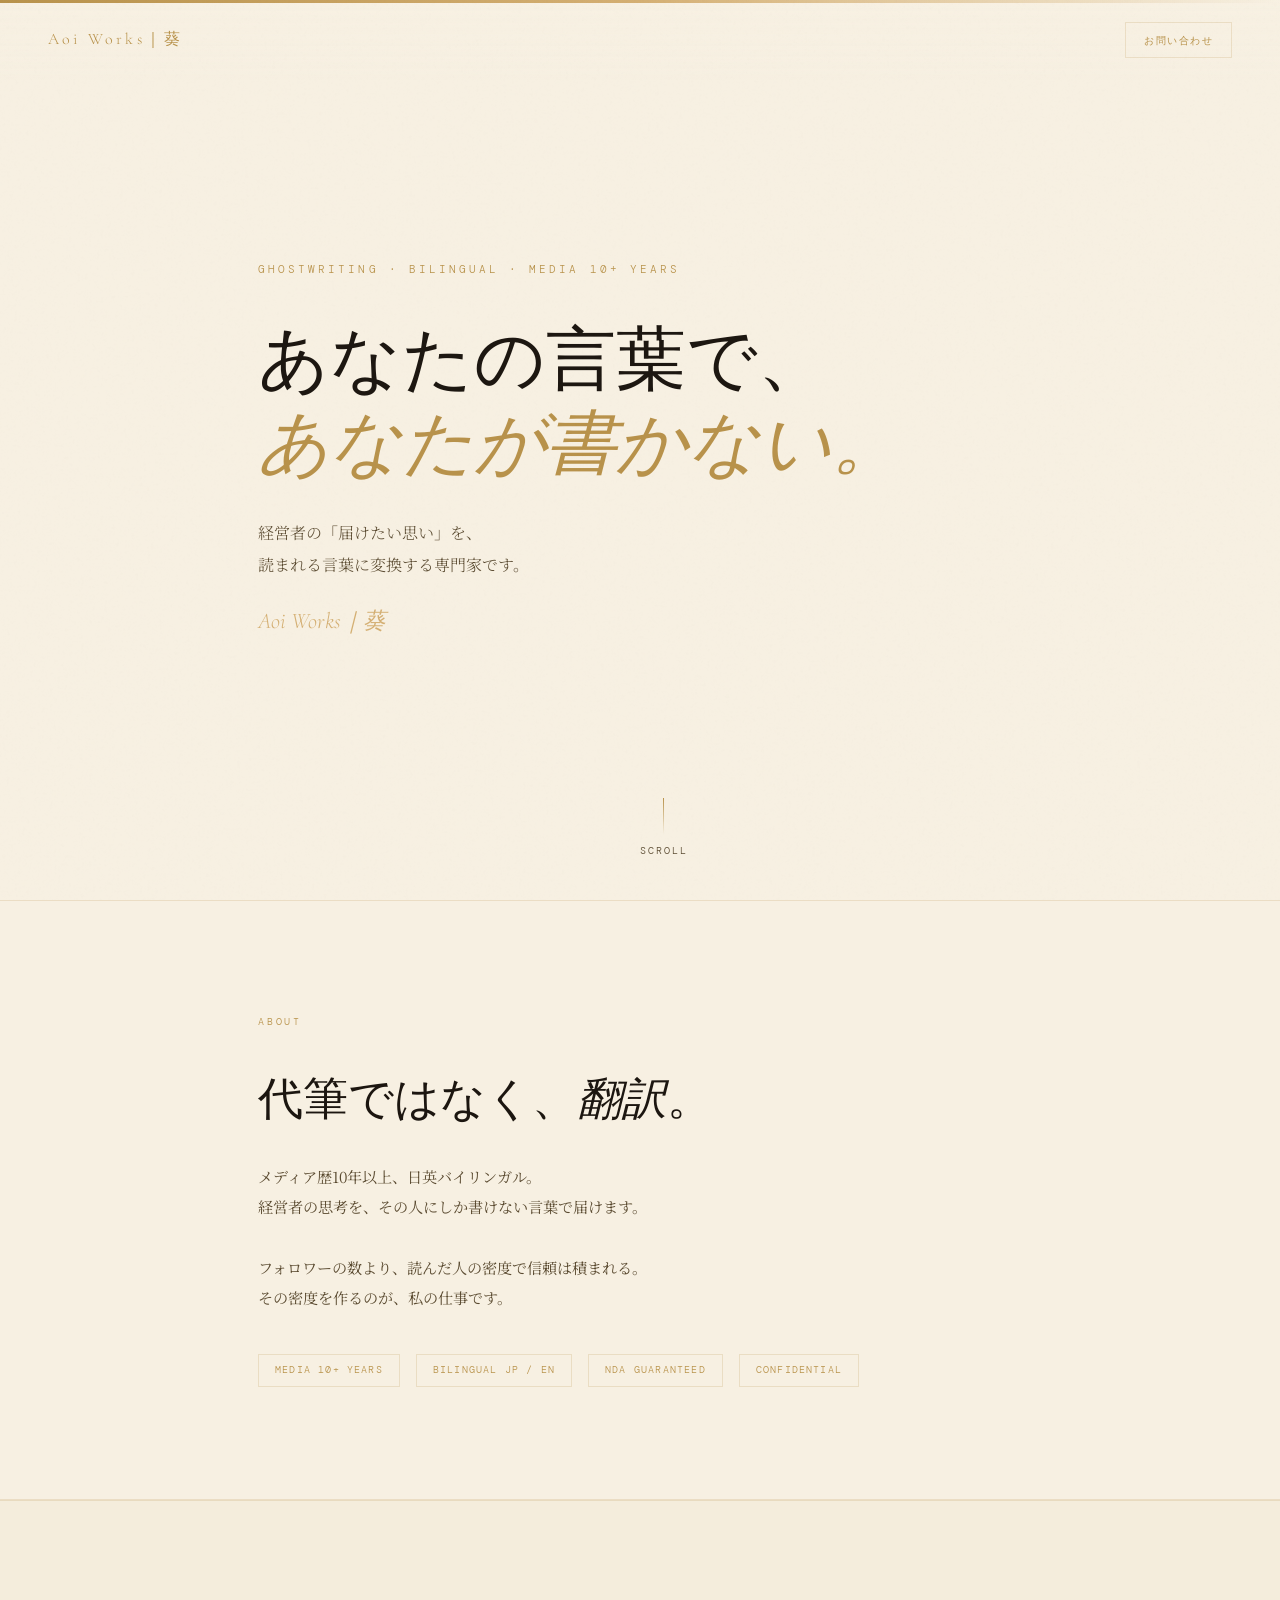
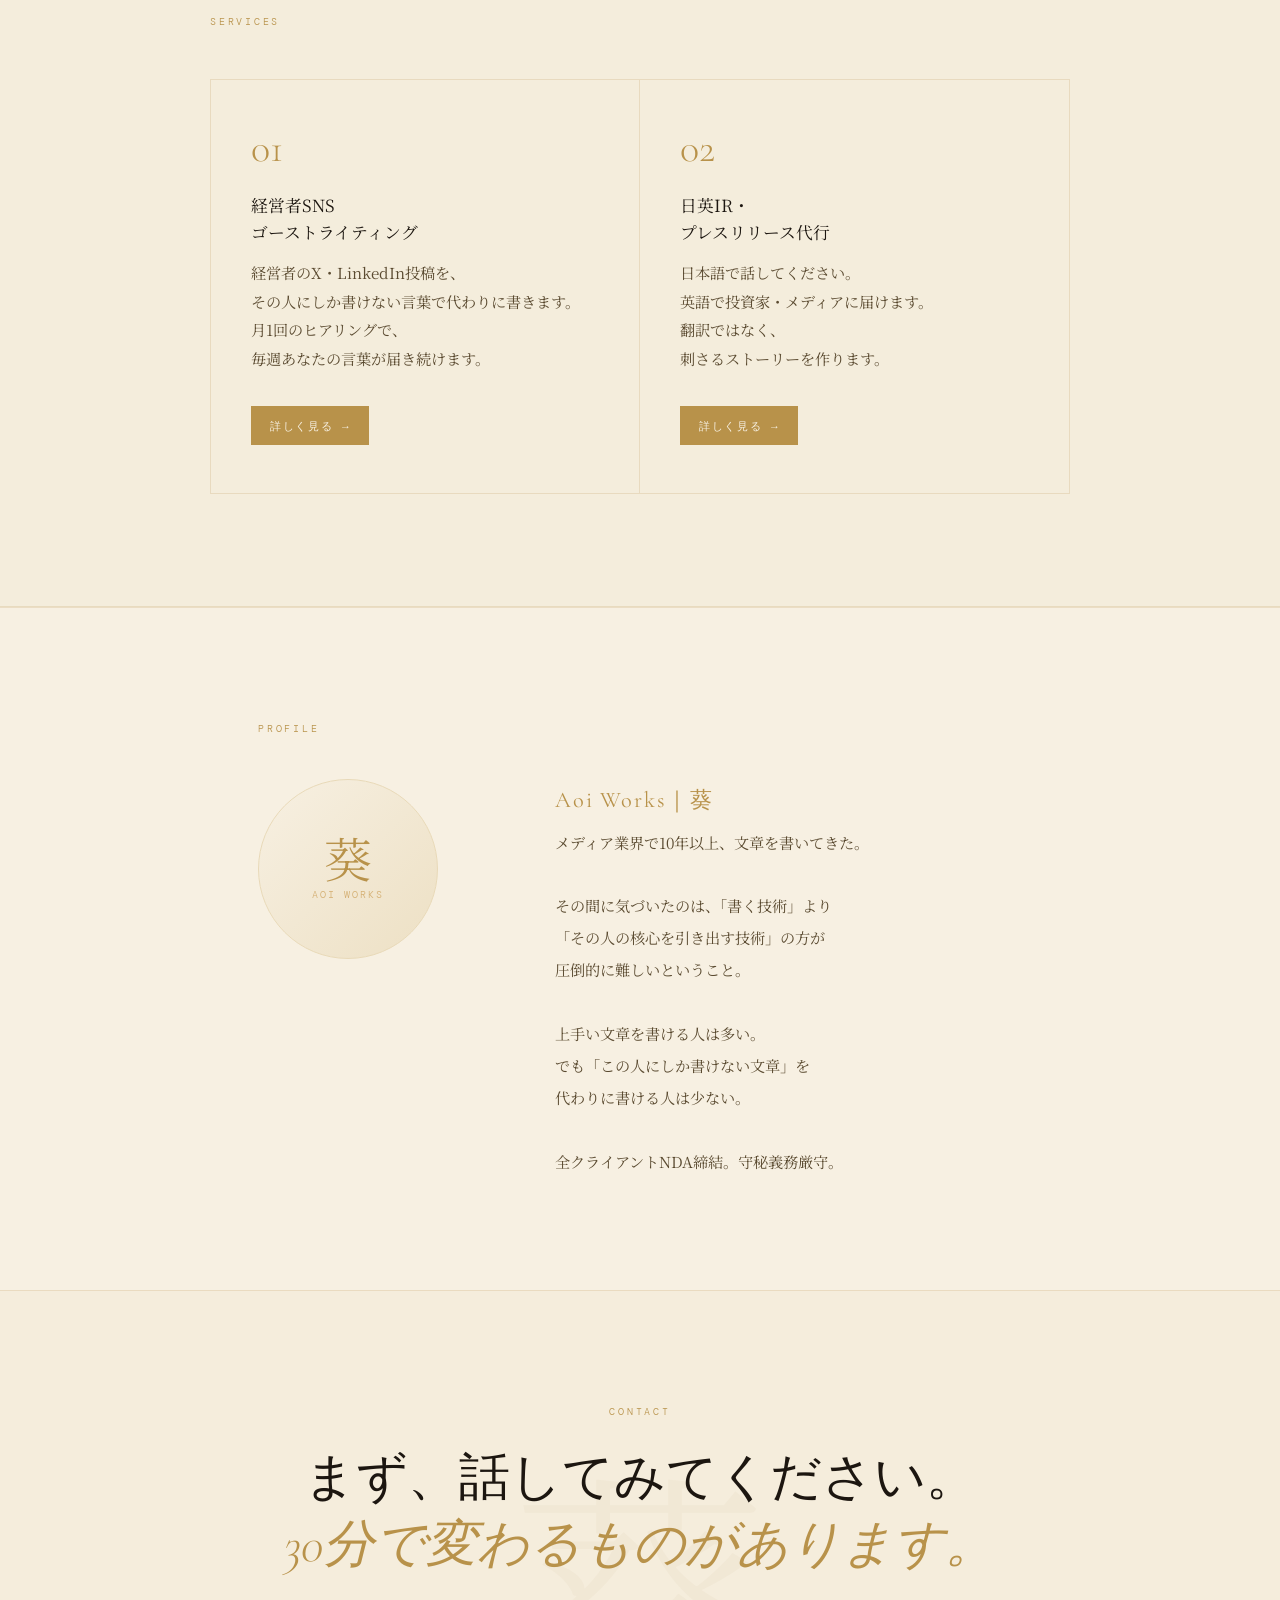
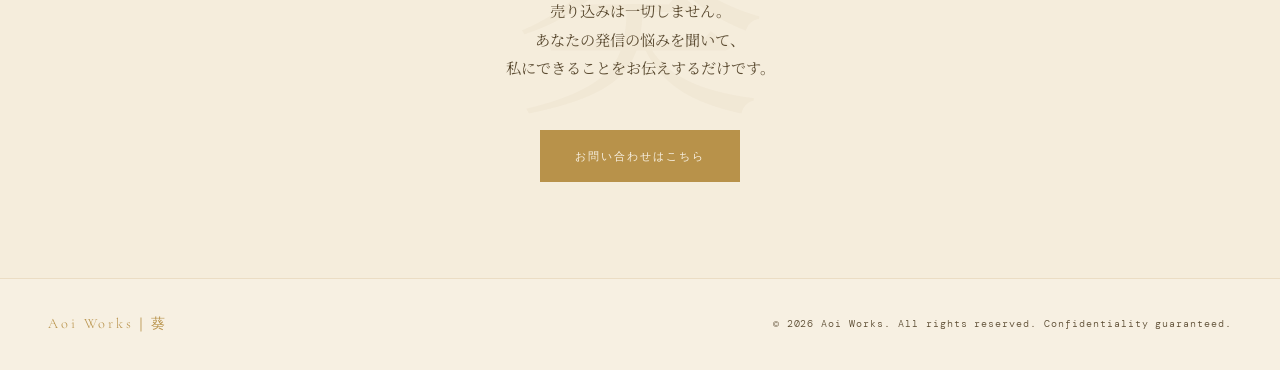
<file: index.html>
<!DOCTYPE html>
<html lang="ja">
<head>
<meta charset="UTF-8">
<meta name="viewport" content="width=device-width, initial-scale=1.0">
<meta property="og:title" content="Aoi Works｜葵">
<meta property="og:description" content="あなたの言葉で、あなたが書かない。｜経営者専属ゴーストライター｜日英IR・プレスリリース代行。">
<meta property="og:image" content="https://aoi-works.github.io/img/og-image.png">
<meta property="og:url" content="https://aoi-works.github.io">
<meta property="og:type" content="website">
<link rel="icon" type="image/png" href="https://aoi-works.github.io/img/favicon.png">
<title>Aoi Works｜葵</title>
<link href="https://fonts.googleapis.com/css2?family=Cormorant+Garamond:ital,wght@0,300;0,400;0,600;1,300;1,400&family=Noto+Serif+JP:wght@200;300;400&family=DM+Mono:wght@300;400&display=swap" rel="stylesheet">
<link rel="stylesheet" href="css/style.css">
</head>

<!-- <div class="hero-top-line"></div> -->
  
<body>

<!-- NAV -->
<nav>
  <a class="nav-logo" href="#">Aoi Works｜葵</a>
  <a class="nav-contact" href="#contact">お問い合わせ</a>
</nav>

<!-- HERO -->
<div class="hero-top-line"></div>
<section id="hero">
  <p class="hero-eyebrow">GHOSTWRITING · BILINGUAL · MEDIA 10+ YEARS</p>
  <h1 class="hero-headline">
    あなたの言葉で、<br>
    <em>あなたが書かない。</em>
  </h1>
  <p class="hero-sub">
    経営者の「届けたい思い」を、<br>読まれる言葉に変換する専門家です。
  </p>
  <p class="hero-tagline en">Aoi Works｜葵</p>
  <div class="hero-scroll">
    <div class="scroll-line"></div>
    <span>SCROLL</span>
  </div>
</section>

<hr class="rule">

<!-- ABOUT -->
<section id="about">
  <p class="section-label reveal">ABOUT</p>
  <h2 class="about-headline reveal">
    代筆ではなく、<em class="en" style="font-style:italic;">翻訳</em>。
  </h2>
  <p class="about-body reveal">
    メディア歴10年以上、日英バイリンガル。<br>
    経営者の思考を、その人にしか書けない言葉で届けます。<br><br>
    フォロワーの数より、読んだ人の密度で信頼は積まれる。<br>
    その密度を作るのが、私の仕事です。
  </p>
  <div class="about-tags reveal">
    <span class="tag">MEDIA 10+ YEARS</span>
    <span class="tag">BILINGUAL JP / EN</span>
    <span class="tag">NDA GUARANTEED</span>
    <span class="tag">CONFIDENTIAL</span>
  </div>
</section>

<hr class="rule">

<!-- SERVICES -->
<section id="services">
  <div class="services-inner">
    <p class="section-label reveal">SERVICES</p>

    <div class="cards reveal">
      <!-- Card 1 -->
      <div class="card">
        <div class="card-num en">01</div>
        <h3 class="card-title">経営者SNS<br>ゴーストライティング</h3>
        <p class="card-desc">
          経営者のX・LinkedIn投稿を、<br>
          その人にしか書けない言葉で代わりに書きます。<br>
          月1回のヒアリングで、<br>
          毎週あなたの言葉が届き続けます。
        </p>
        <a href="gw/" class="card-link">詳しく見る →</a>
      </div>

      <!-- Card 2 -->
      <div class="card">
        <div class="card-num en">02</div>
        <h3 class="card-title">日英IR・<br>プレスリリース代行</h3>
        <p class="card-desc">
          日本語で話してください。<br>
          英語で投資家・メディアに届けます。<br>
          翻訳ではなく、<br>
          刺さるストーリーを作ります。
        </p>
        <a href="ir/" class="card-link">詳しく見る →</a>
      </div>
    </div>
  </div>
</section>

<hr class="rule">

<!-- PROFILE -->
<section id="profile">
  <p class="section-label reveal">PROFILE</p>
  <div class="profile-inner reveal">
    <div class="profile-icon">
      <span class="profile-icon-char">葵</span>
      <span class="profile-icon-sub">AOI WORKS</span>
    </div>
    <div>
      <p class="profile-name">Aoi Works｜葵</p>
      <p class="profile-text">
        メディア業界で10年以上、文章を書いてきた。<br><br>
        その間に気づいたのは、「書く技術」より<br>
        「その人の核心を引き出す技術」の方が<br>
        圧倒的に難しいということ。<br><br>
        上手い文章を書ける人は多い。<br>
        でも「この人にしか書けない文章」を<br>
        代わりに書ける人は少ない。<br><br>
        全クライアントNDA締結。守秘義務厳守。
      </p>
    </div>
  </div>
</section>

<!-- CONTACT -->
<section id="contact">
  <p class="contact-label reveal">CONTACT</p>
  <h2 class="contact-headline reveal">
    まず、話してみてください。<br>
    <em>30分で変わるものがあります。</em>
  </h2>
  <p class="contact-sub reveal">
    売り込みは一切しません。<br>
    あなたの発信の悩みを聞いて、<br>
    私にできることをお伝えするだけです。
  </p>
  <div class="reveal">
    <a href="mailto:aoi.works.jp@gmail.com" class="btn">お問い合わせはこちら</a>
  </div>
</section>

<footer>
  <span class="logo">Aoi Works｜葵</span>
  <p>© 2026 Aoi Works. All rights reserved. Confidentiality guaranteed.</p>
</footer>

<script>
  const reveals = document.querySelectorAll('.reveal');
  const observer = new IntersectionObserver((entries) => {
    entries.forEach((entry, i) => {
      if (entry.isIntersecting) {
        setTimeout(() => entry.target.classList.add('visible'), i * 80);
        observer.unobserve(entry.target);
      }
    });
  }, { threshold: 0.1 });
  reveals.forEach(el => observer.observe(el));
</script>
</body>
</html>
</file>
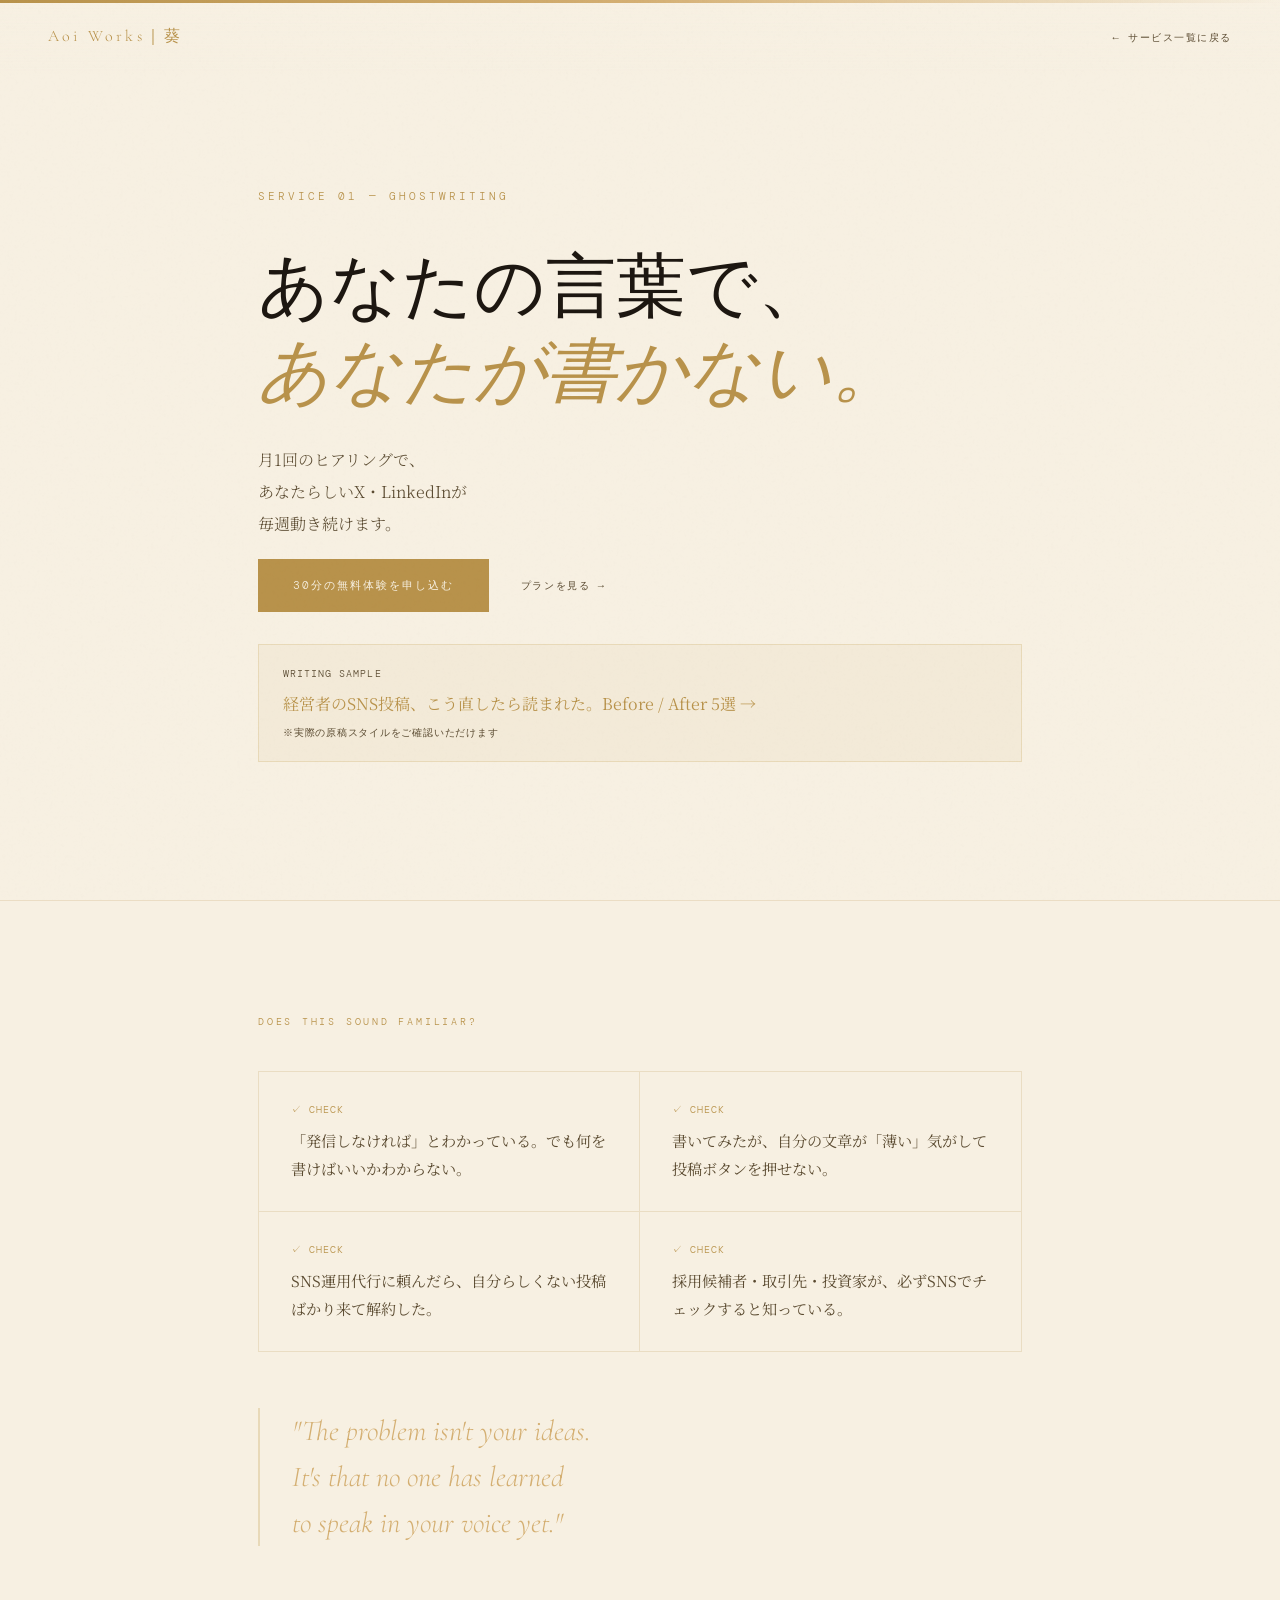
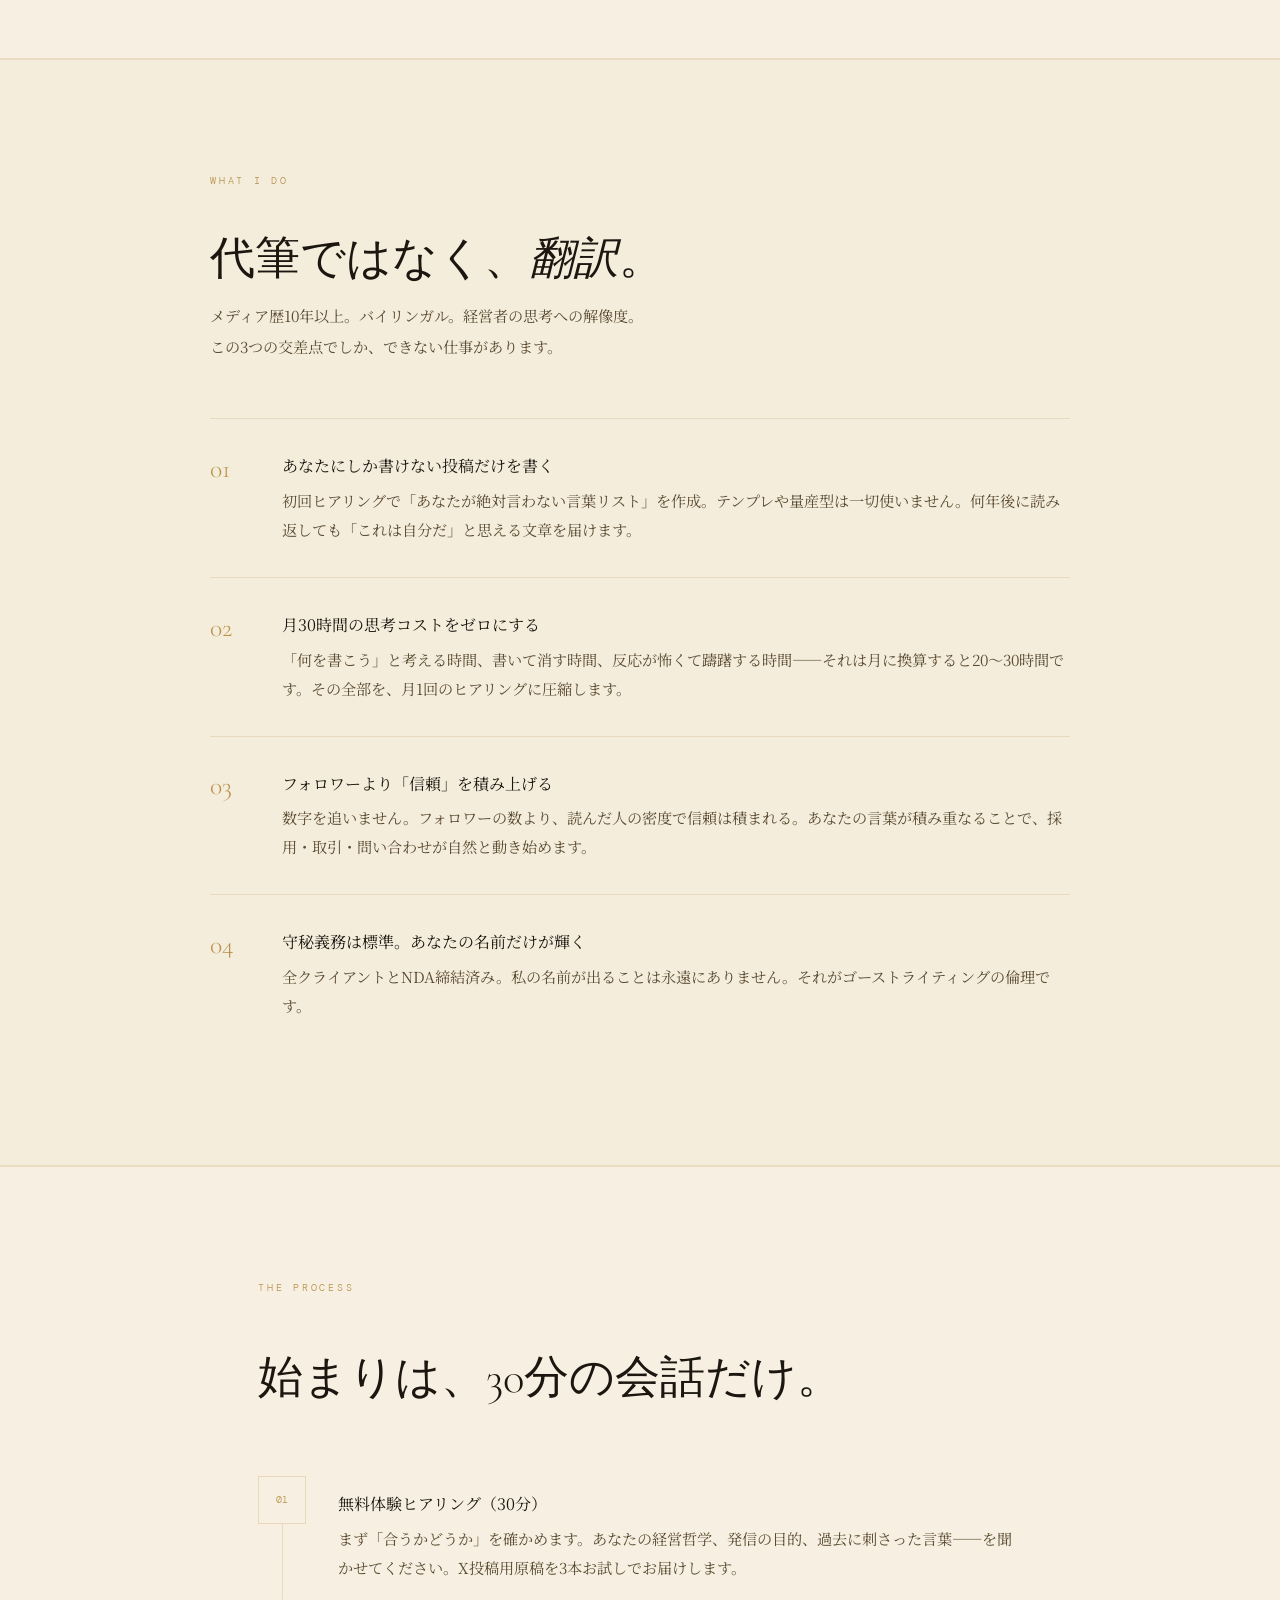
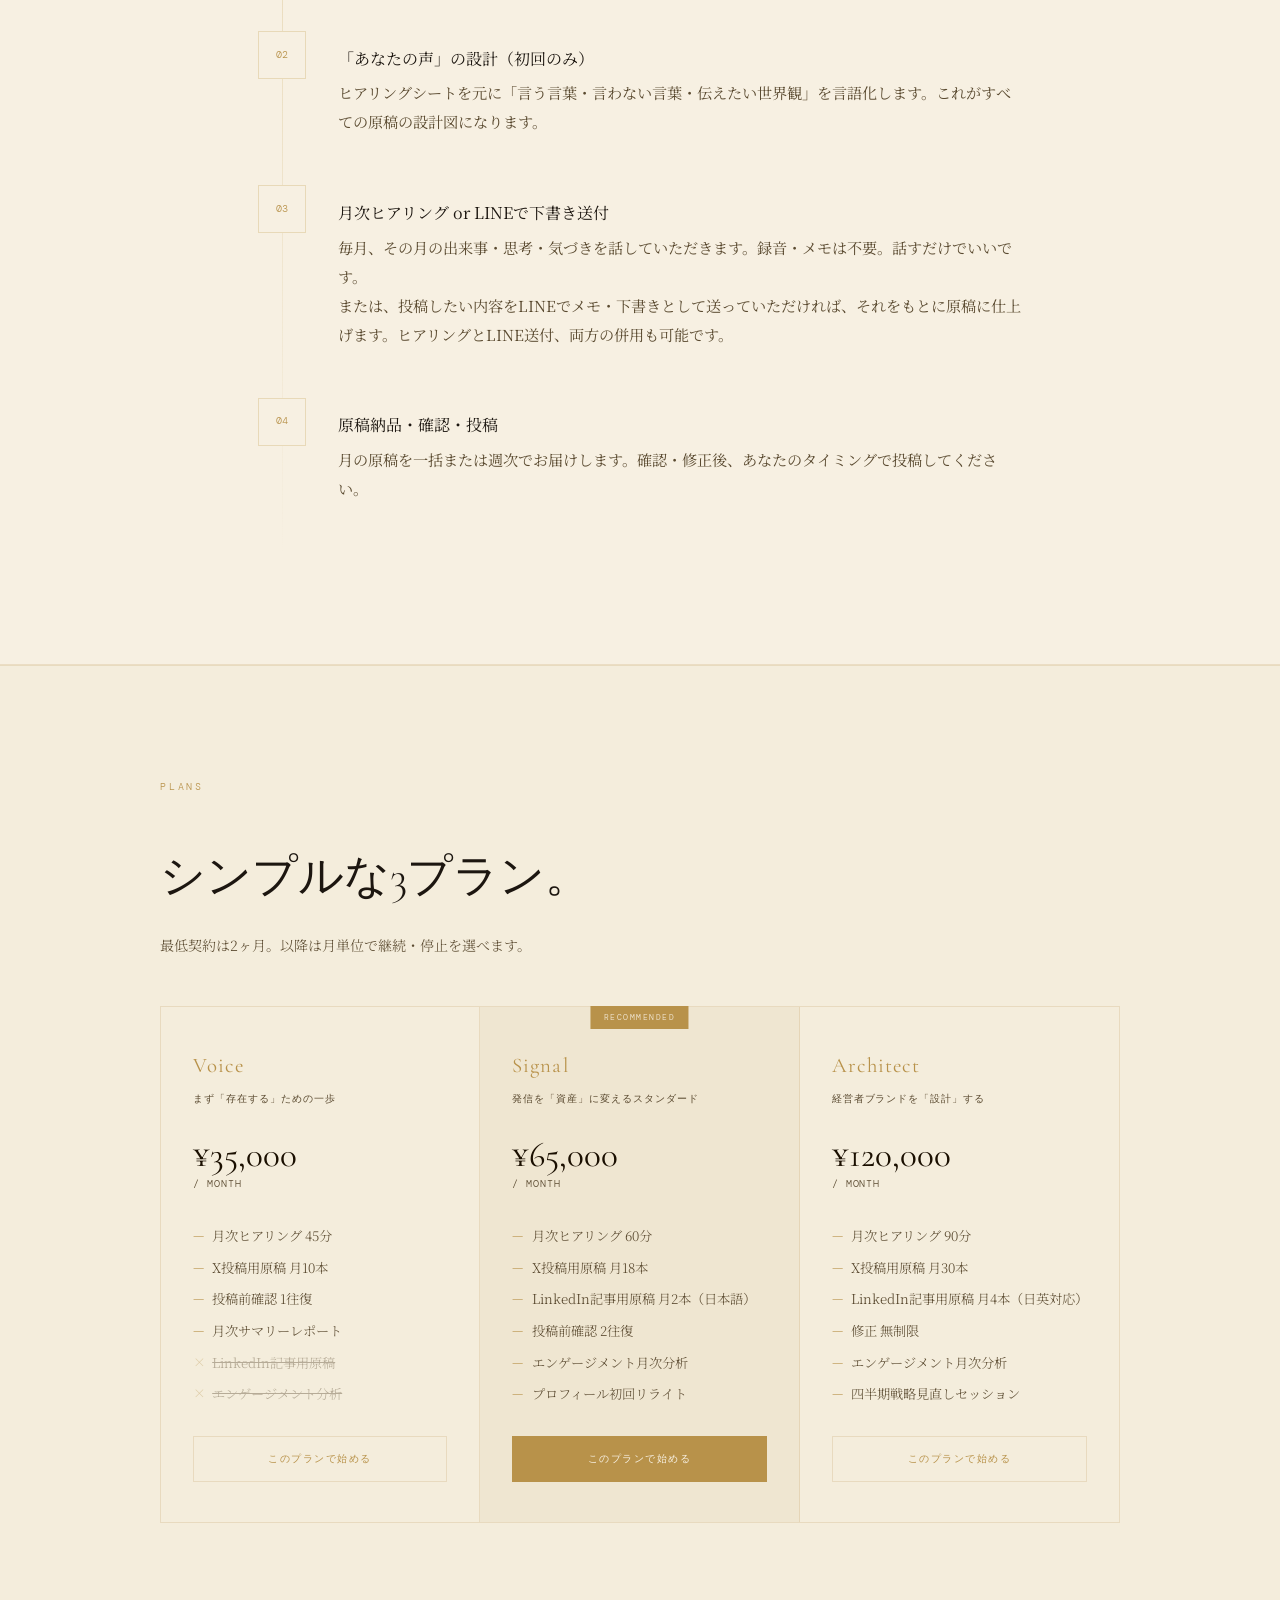
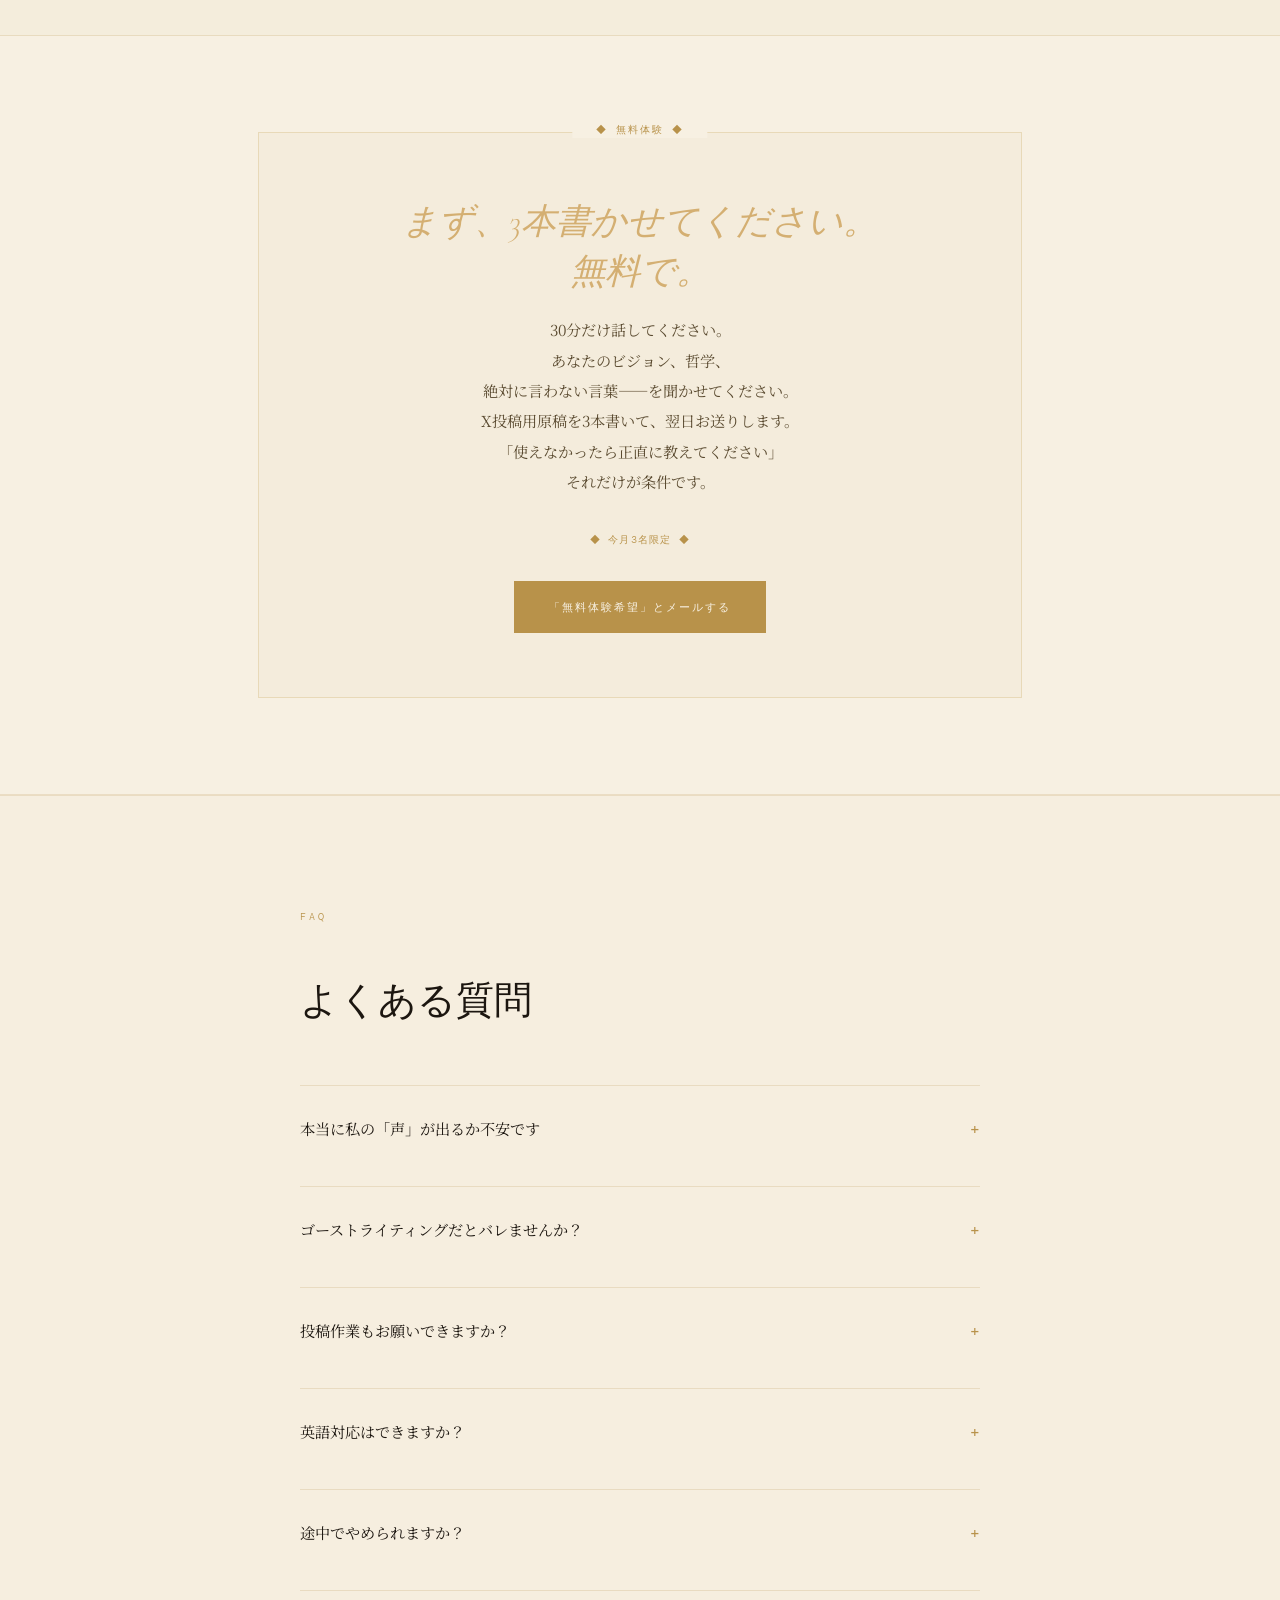
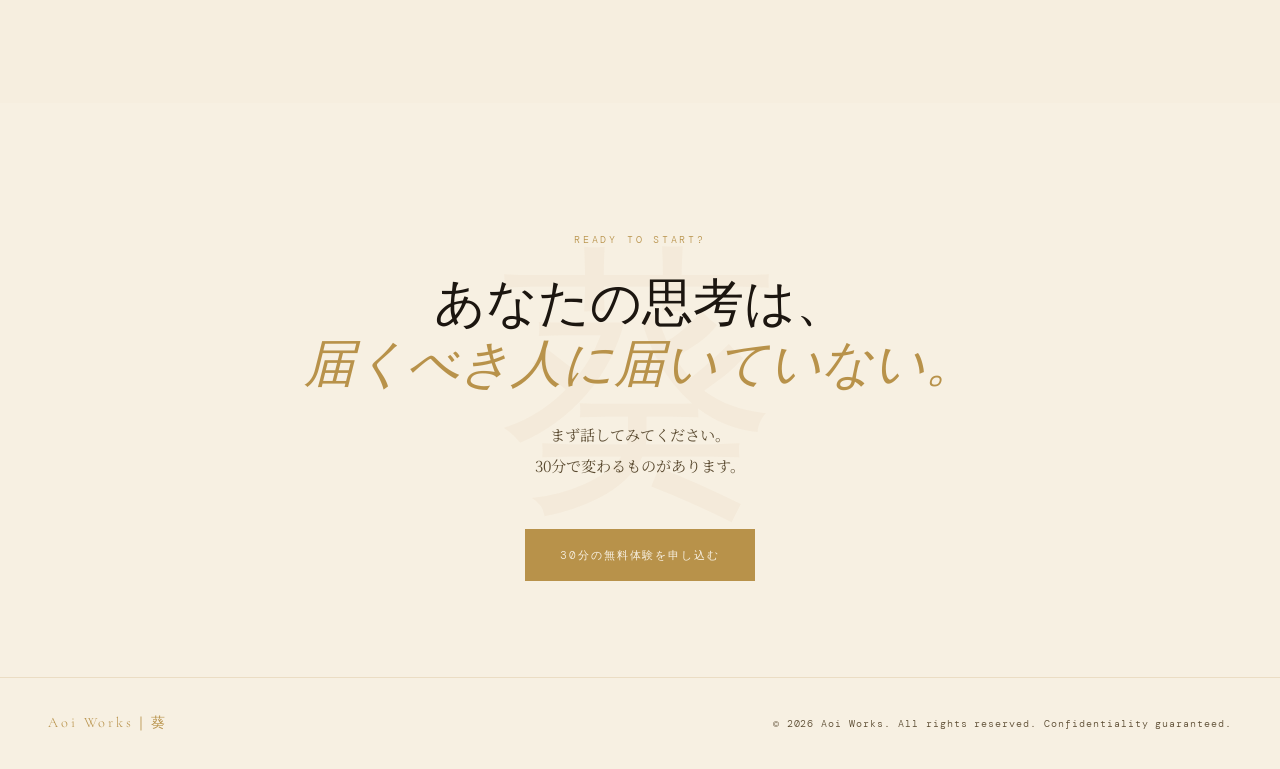
<file: gw/index.html>
<!DOCTYPE html>
<html lang="ja">
<head>
<meta charset="UTF-8">
<meta name="viewport" content="width=device-width, initial-scale=1.0">
<meta property="og:title" content="経営者SNSゴーストライティング｜Aoi Works｜葵">
<meta property="og:description" content="月1回のヒアリングで、あなたらしいX・LinkedInが毎週動き続けます。">
<meta property="og:image" content="https://aoi-works.github.io/img/og-image.png">
<meta property="og:url" content="https://aoi-works.github.io/ghostwriting.html">
<meta property="og:type" content="website">
<link rel="icon" type="image/png" href="../img/favicon.png">
<title>経営者SNSゴーストライティング｜Aoi Works｜葵</title>
<link href="https://fonts.googleapis.com/css2?family=Cormorant+Garamond:ital,wght@0,300;0,400;0,600;1,300;1,400&family=Noto+Serif+JP:wght@200;300;400&family=DM+Mono:wght@300;400&display=swap" rel="stylesheet">
<link rel="stylesheet" href="../css/style.css">
</head>
<body>

<div class="hero-top-line"></div>

<!-- NAV -->
<nav>
  <a class="nav-logo" href="../index.html">Aoi Works｜葵</a>
  <a class="nav-back" href="../index.html">← サービス一覧に戻る</a>
</nav>

<!-- HERO -->
<section id="hero">
  <p class="hero-eyebrow">SERVICE 01 — GHOSTWRITING</p>
  <h1 class="hero-headline">
    あなたの言葉で、<br>
    <em>あなたが書かない。</em>
  </h1>
  <p class="hero-sub">
    月1回のヒアリングで、<br>あなたらしいX・LinkedInが<br>
    毎週動き続けます。
  </p>
  <div class="hero-cta-group">
    <a href="#free" class="btn-primary">30分の無料体験を申し込む</a>
    <a href="#pricing" class="btn-ghost-link">プランを見る →</a>
  </div>
  <div style="margin-top:2rem;padding:1.2rem 1.5rem;border:1px solid var(--gold-pale);background:rgba(184,146,74,0.06);display:inline-block;opacity:0;animation:fadeUp 0.9s 1s forwards;">
    <p style="font-family:var(--mono);font-size:0.65rem;letter-spacing:0.1em;color:var(--muted);margin-bottom:0.4rem;">WRITING SAMPLE</p>
    <a href="https://note.com/aoiworksjp/n/n98990296bedd" style="font-family:var(--serif-jp);font-size:1rem;font-weight:400;color:var(--gold);text-decoration:none;display:block;margin-bottom:0.3rem;" target="_blank">経営者のSNS投稿、こう直したら読まれた。Before / After 5選 →</a>
    <p style="font-family:var(--mono);font-size:0.6rem;letter-spacing:0.08em;color:var(--muted);">※実際の原稿スタイルをご確認いただけます</p>
  </div>
</section>

<hr class="rule">

<!-- PAIN -->
<section id="pain">
  <p class="section-label reveal">DOES THIS SOUND FAMILIAR?</p>

  <div class="pain-grid reveal">
    <div class="pain-item">
      <p class="pain-check">✓ CHECK</p>
      <p class="pain-text">「発信しなければ」とわかっている。でも何を書けばいいかわからない。</p>
    </div>
    <div class="pain-item">
      <p class="pain-check">✓ CHECK</p>
      <p class="pain-text">書いてみたが、自分の文章が「薄い」気がして投稿ボタンを押せない。</p>
    </div>
    <div class="pain-item">
      <p class="pain-check">✓ CHECK</p>
      <p class="pain-text">SNS運用代行に頼んだら、自分らしくない投稿ばかり来て解約した。</p>
    </div>
    <div class="pain-item">
      <p class="pain-check">✓ CHECK</p>
      <p class="pain-text">採用候補者・取引先・投資家が、必ずSNSでチェックすると知っている。</p>
    </div>
  </div>

  <p class="pain-closer reveal">
    "The problem isn't your ideas.<br>
    It's that no one has learned<br>
    to speak in your voice yet."
  </p>
</section>

<hr class="rule">

<!-- WHAT -->
<section id="what">
  <div class="what-inner">
    <p class="section-label reveal">WHAT I DO</p>
    <h2 class="what-headline reveal">
      代筆ではなく、<em class="en" style="font-style:italic;">翻訳</em>。
    </h2>
    <p class="what-sub reveal">
      メディア歴10年以上。バイリンガル。経営者の思考への解像度。<br>
      この3つの交差点でしか、できない仕事があります。
    </p>

    <div class="benefit-list">
      <div class="benefit-item reveal">
        <div class="benefit-num">01</div>
        <div class="benefit-body">
          <h3>あなたにしか書けない投稿だけを書く</h3>
          <p>初回ヒアリングで「あなたが絶対言わない言葉リスト」を作成。テンプレや量産型は一切使いません。何年後に読み返しても「これは自分だ」と思える文章を届けます。</p>
        </div>
      </div>
      <div class="benefit-item reveal">
        <div class="benefit-num">02</div>
        <div class="benefit-body">
          <h3>月30時間の思考コストをゼロにする</h3>
          <p>「何を書こう」と考える時間、書いて消す時間、反応が怖くて躊躇する時間——それは月に換算すると20〜30時間です。その全部を、月1回のヒアリングに圧縮します。</p>
        </div>
      </div>
      <div class="benefit-item reveal">
        <div class="benefit-num">03</div>
        <div class="benefit-body">
          <h3>フォロワーより「信頼」を積み上げる</h3>
          <p>数字を追いません。フォロワーの数より、読んだ人の密度で信頼は積まれる。あなたの言葉が積み重なることで、採用・取引・問い合わせが自然と動き始めます。</p>
        </div>
      </div>
      <div class="benefit-item reveal">
        <div class="benefit-num">04</div>
        <div class="benefit-body">
          <h3>守秘義務は標準。あなたの名前だけが輝く</h3>
          <p>全クライアントとNDA締結済み。私の名前が出ることは永遠にありません。それがゴーストライティングの倫理です。</p>
        </div>
      </div>
    </div>
  </div>
</section>

<hr class="rule">

<!-- HOW -->
<section id="how">
  <p class="section-label reveal">THE PROCESS</p>
  <h2 class="how-headline reveal">始まりは、30分の会話だけ。</h2>

  <div class="steps">
    <div class="step reveal">
      <div class="step-dot">01</div>
      <div class="step-content">
        <h3>無料体験ヒアリング（30分）</h3>
        <p>まず「合うかどうか」を確かめます。あなたの経営哲学、発信の目的、過去に刺さった言葉——を聞かせてください。X投稿用原稿を3本お試しでお届けします。</p>
      </div>
    </div>
    <div class="step reveal">
      <div class="step-dot">02</div>
      <div class="step-content">
        <h3>「あなたの声」の設計（初回のみ）</h3>
        <p>ヒアリングシートを元に「言う言葉・言わない言葉・伝えたい世界観」を言語化します。これがすべての原稿の設計図になります。</p>
      </div>
    </div>
    <div class="step reveal">
      <div class="step-dot">03</div>
      <div class="step-content">
        <h3>月次ヒアリング or LINEで下書き送付</h3>
        <p>毎月、その月の出来事・思考・気づきを話していただきます。録音・メモは不要。話すだけでいいです。<br>
        または、投稿したい内容をLINEでメモ・下書きとして送っていただければ、それをもとに原稿に仕上げます。ヒアリングとLINE送付、両方の併用も可能です。</p>
      </div>
    </div>
    <div class="step reveal">
      <div class="step-dot">04</div>
      <div class="step-content">
        <h3>原稿納品・確認・投稿</h3>
        <p>月の原稿を一括または週次でお届けします。確認・修正後、あなたのタイミングで投稿してください。</p>
      </div>
    </div>
  </div>
</section>

<hr class="rule">

<!-- PRICING -->
<section id="pricing">
  <div class="pricing-inner">
    <p class="section-label reveal">PLANS</p>
    <h2 class="pricing-headline reveal">シンプルな3プラン。</h2>
    <p class="pricing-sub reveal">最低契約は2ヶ月。以降は月単位で継続・停止を選べます。</p>

    <div class="plans reveal">
      <!-- VOICE -->
      <div class="plan">
        <p class="plan-name">Voice</p>
        <p class="plan-tagline">まず「存在する」ための一歩</p>
        <p class="plan-price">¥35,000</p>
        <p class="plan-per">/ MONTH</p>
        <ul class="plan-items">
          <li>月次ヒアリング 45分</li>
          <li>X投稿用原稿 月10本</li>
          <li>投稿前確認 1往復</li>
          <li>月次サマリーレポート</li>
          <li class="na">LinkedIn記事用原稿</li>
          <li class="na">エンゲージメント分析</li>
        </ul>
        <a href="#free" class="plan-btn">このプランで始める</a>
      </div>

      <!-- SIGNAL -->
      <div class="plan featured">
        <p class="plan-name">Signal</p>
        <p class="plan-tagline">発信を「資産」に変えるスタンダード</p>
        <p class="plan-price">¥65,000</p>
        <p class="plan-per">/ MONTH</p>
        <ul class="plan-items">
          <li>月次ヒアリング 60分</li>
          <li>X投稿用原稿 月18本</li>
          <li>LinkedIn記事用原稿 月2本（日本語）</li>
          <li>投稿前確認 2往復</li>
          <li>エンゲージメント月次分析</li>
          <li>プロフィール初回リライト</li>
        </ul>
        <a href="#free" class="plan-btn">このプランで始める</a>
      </div>

      <!-- ARCHITECT -->
      <div class="plan">
        <p class="plan-name">Architect</p>
        <p class="plan-tagline">経営者ブランドを「設計」する</p>
        <p class="plan-price">¥120,000</p>
        <p class="plan-per">/ MONTH</p>
        <ul class="plan-items">
          <li>月次ヒアリング 90分</li>
          <li>X投稿用原稿 月30本</li>
          <li>LinkedIn記事用原稿 月4本（日英対応）</li>
          <li>修正 無制限</li>
          <li>エンゲージメント月次分析</li>
          <li>四半期戦略見直しセッション</li>
        </ul>
        <a href="#free" class="plan-btn">このプランで始める</a>
      </div>
    </div>
  </div>
</section>

<!-- FREE OFFER -->
<section id="free">
  <div class="free-box reveal">
    <h2 class="free-headline">
      まず、3本書かせてください。<br>
      無料で。
    </h2>
    <p class="free-body">
      30分だけ話してください。<br>
      あなたのビジョン、哲学、<br>
      絶対に言わない言葉——を聞かせてください。<br>
      X投稿用原稿を3本書いて、翌日お送りします。<br>
      「使えなかったら正直に教えてください」<br>
      それだけが条件です。
    </p>
    <p class="free-limit">◆ 今月3名限定 ◆</p>
    <a href="mailto:aoi.works.jp@gmail.com?subject=X投稿用原稿 無料体験希望" class="btn-primary">
      「無料体験希望」とメールする
    </a>
  </div>
</section>

<hr class="rule">

<!-- FAQ -->
<section id="faq">
  <div class="faq-inner">
    <p class="section-label reveal">FAQ</p>
    <h2 class="faq-headline reveal">よくある質問</h2>

    <div class="faq-item reveal">
      <p class="faq-q">本当に私の「声」が出るか不安です</p>
      <p class="faq-a">初回ヒアリングで「あなたが絶対使わない言葉リスト」を必ず作ります。3本書いてみて「違う」と感じたら、ご契約前に遠慮なく言ってください。それが無料体験の意味です。</p>
    </div>
    <div class="faq-item reveal">
      <p class="faq-q">ゴーストライティングだとバレませんか？</p>
      <p class="faq-a">ゴーストライティングは世界中の政治家・経営者・作家が利用している、完全に合法・倫理的な手法です。私がクライアント名を外部に出すことは絶対にありません。全員NDA締結済みです。</p>
    </div>
    <div class="faq-item reveal">
      <p class="faq-q">投稿作業もお願いできますか？</p>
      <p class="faq-a">原稿の納品が基本です。投稿はクライアントご自身にお願いしています。確認・修正後、ご自身のタイミングで投稿いただく形が、トラブルも少なく安全です。</p>
    </div>
    <div class="faq-item reveal">
      <p class="faq-q">英語対応はできますか？</p>
      <p class="faq-a">はい。LinkedIn英語記事・英語プロフィールに対応しています。ArchitectプランではLinkedIn記事用原稿を日英セットでお届けします。</p>
    </div>
    <div class="faq-item reveal">
      <p class="faq-q">途中でやめられますか？</p>
      <p class="faq-a">最低契約期間は2ヶ月です。以降は1ヶ月単位で継続・停止を選べます。翌月の15日までにご連絡いただければ、翌月末で終了可能です。</p>
    </div>
  </div>
</section>

<!-- FOOTER CTA -->
<section id="footer-cta">
  <p class="footer-label reveal">READY TO START?</p>
  <h2 class="footer-headline reveal">
    あなたの思考は、<br>
    <em>届くべき人に届いていない。</em>
  </h2>
  <p class="footer-sub reveal">
    まず話してみてください。<br>
    30分で変わるものがあります。
  </p>
  <div class="reveal">
    <a href="mailto:aoi.works.jp@gmail.com?subject=X投稿用原稿 無料体験希望" class="btn-primary">
      30分の無料体験を申し込む
    </a>
  </div>
</section>

<footer>
  <span class="logo">Aoi Works｜葵</span>
  <p>© 2026 Aoi Works. All rights reserved. Confidentiality guaranteed.</p>
</footer>

<script>
  const reveals = document.querySelectorAll('.reveal');
  const observer = new IntersectionObserver((entries) => {
    entries.forEach((entry, i) => {
      if (entry.isIntersecting) {
        setTimeout(() => entry.target.classList.add('visible'), i * 80);
        observer.unobserve(entry.target);
      }
    });
  }, { threshold: 0.1 });
  reveals.forEach(el => observer.observe(el));

  document.querySelectorAll('.faq-q').forEach(q => {
    q.addEventListener('click', () => {
      const item = q.closest('.faq-item');
      const isOpen = item.classList.contains('open');
      document.querySelectorAll('.faq-item').forEach(i => i.classList.remove('open'));
      if (!isOpen) item.classList.add('open');
    });
  });
</script>
</body>
</html>
</file>
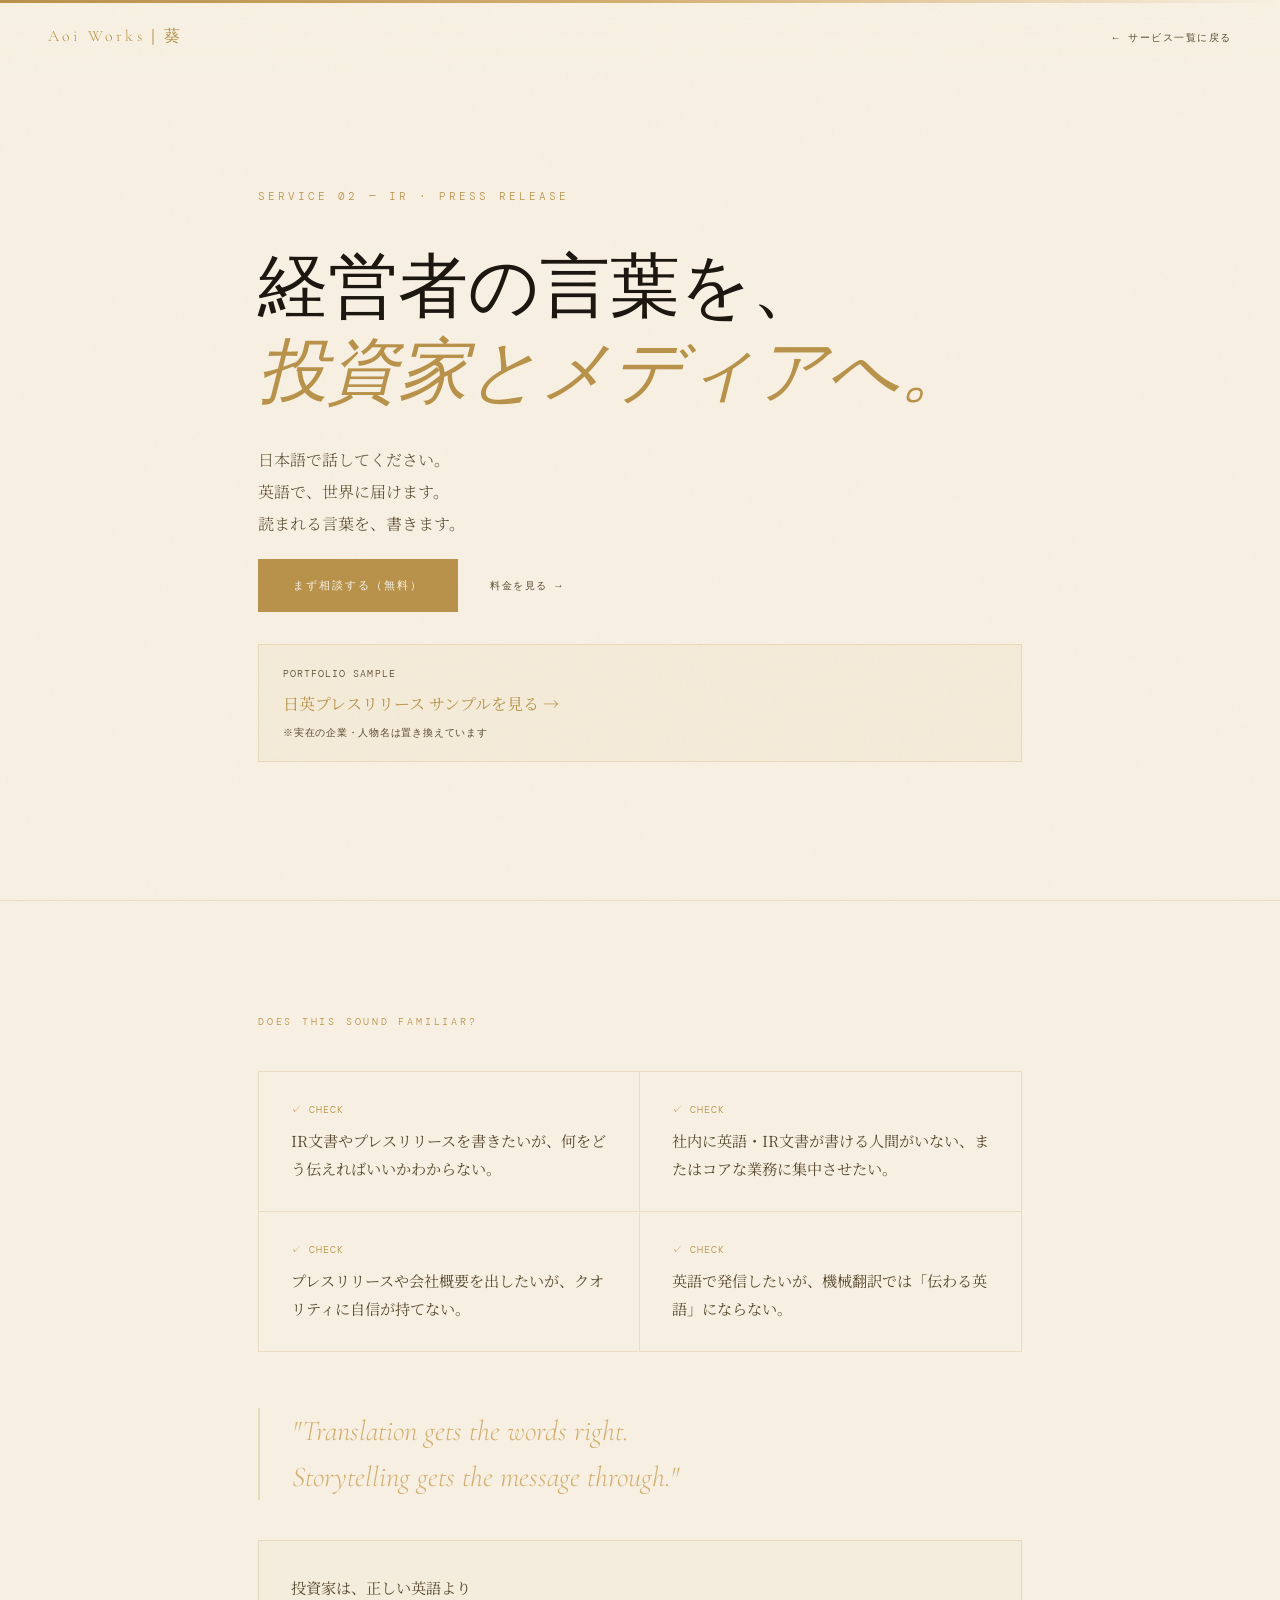
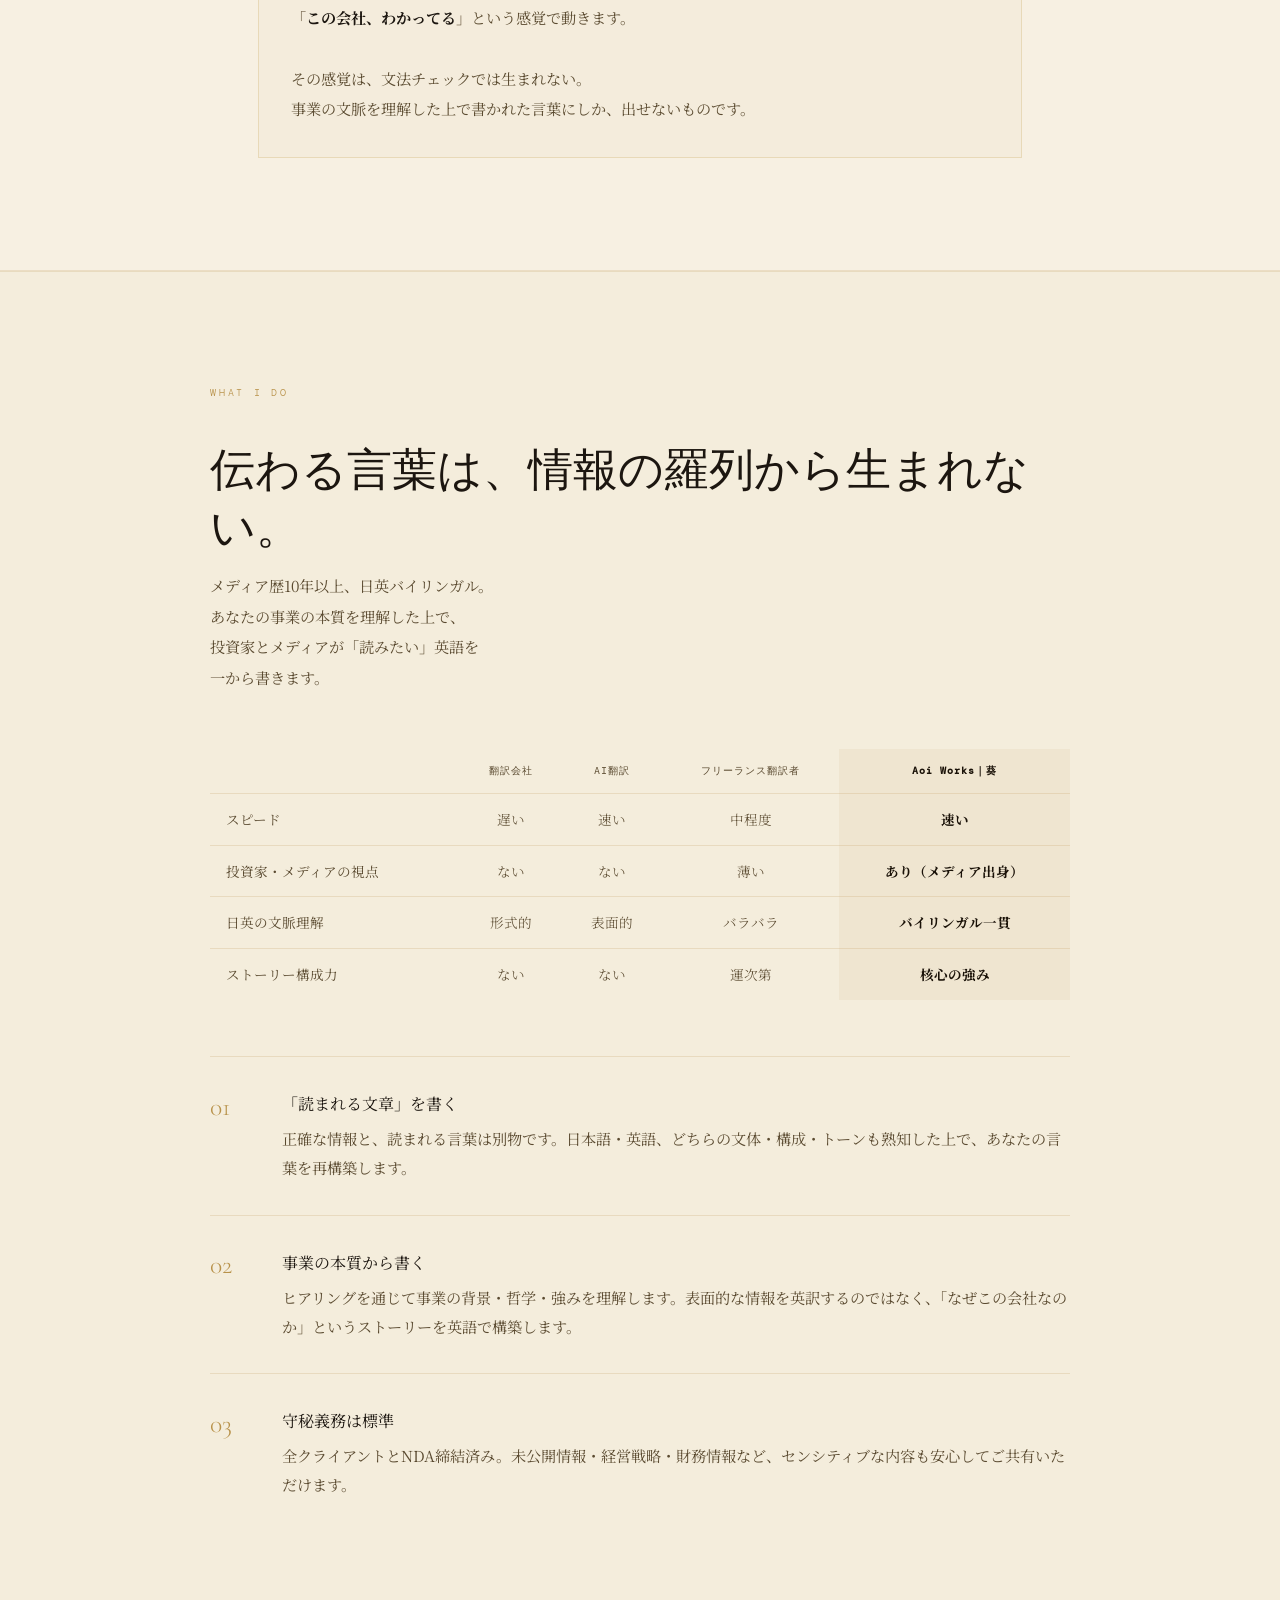
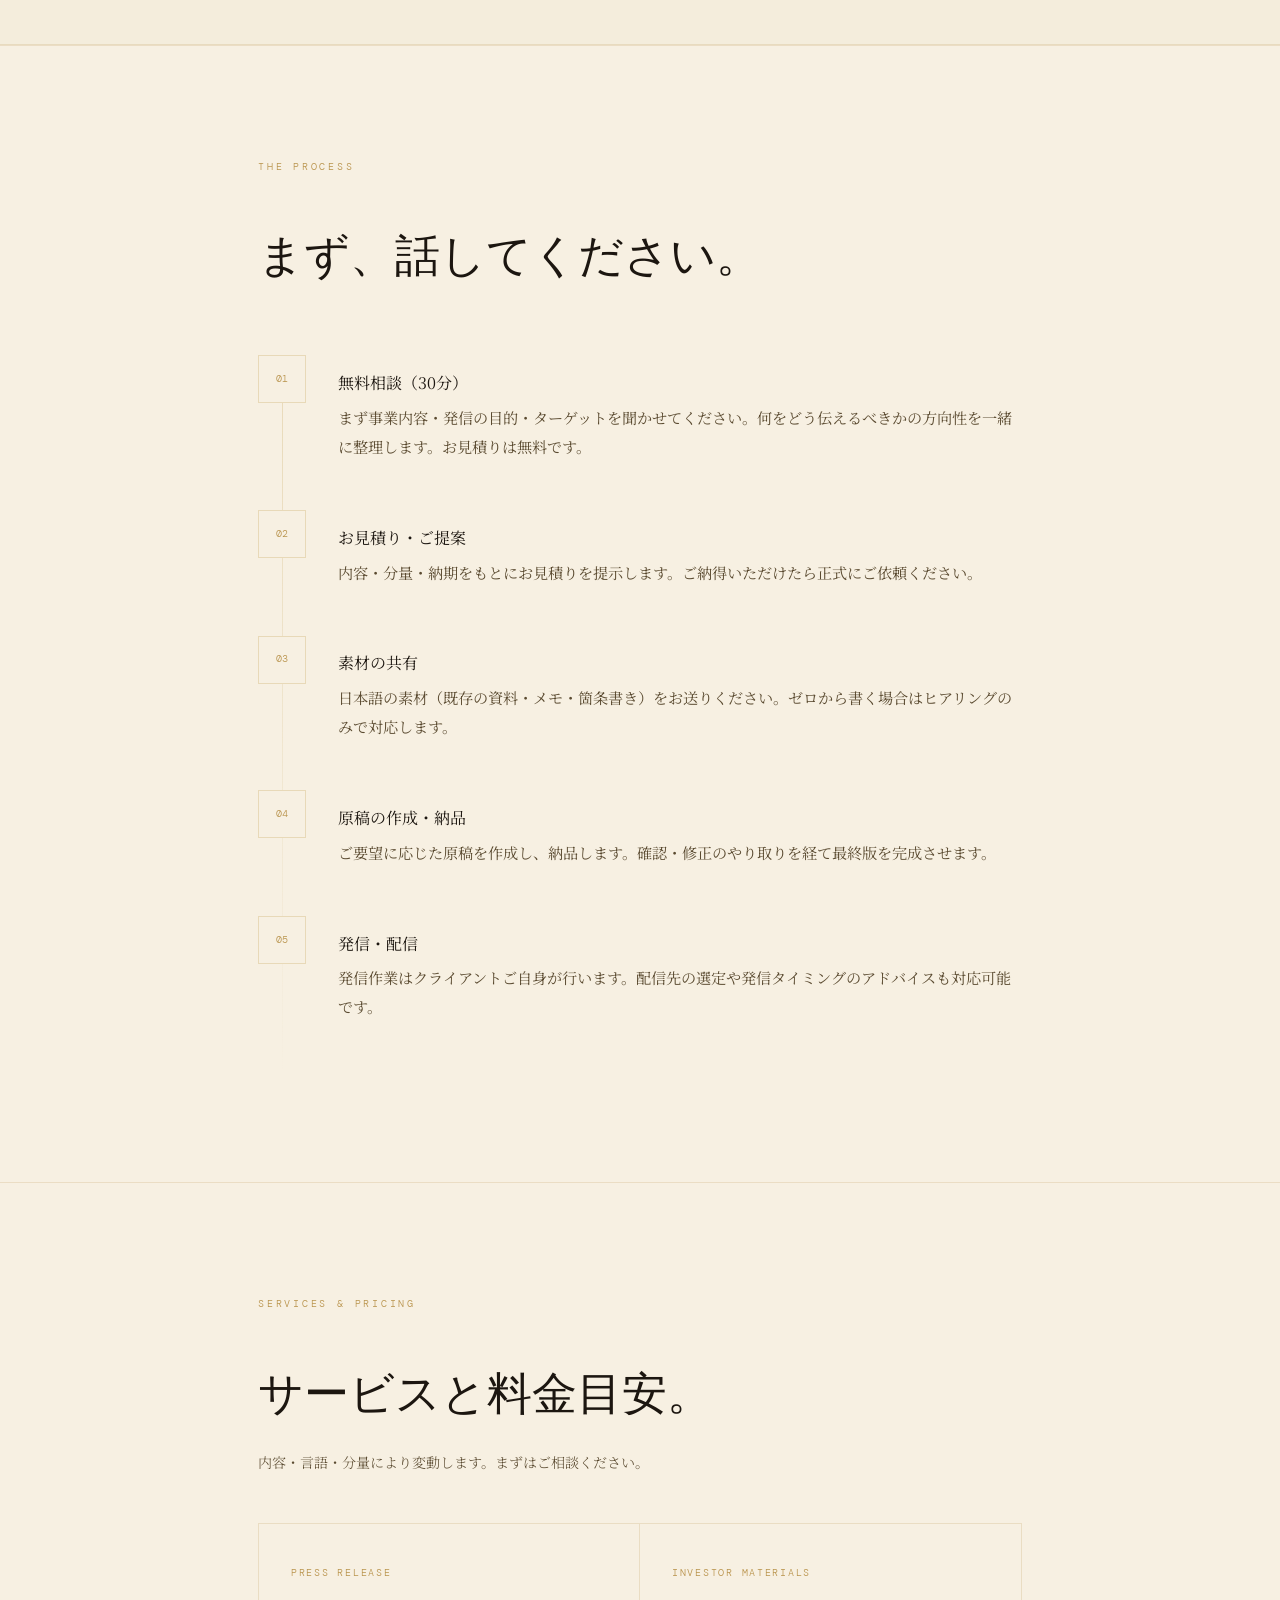
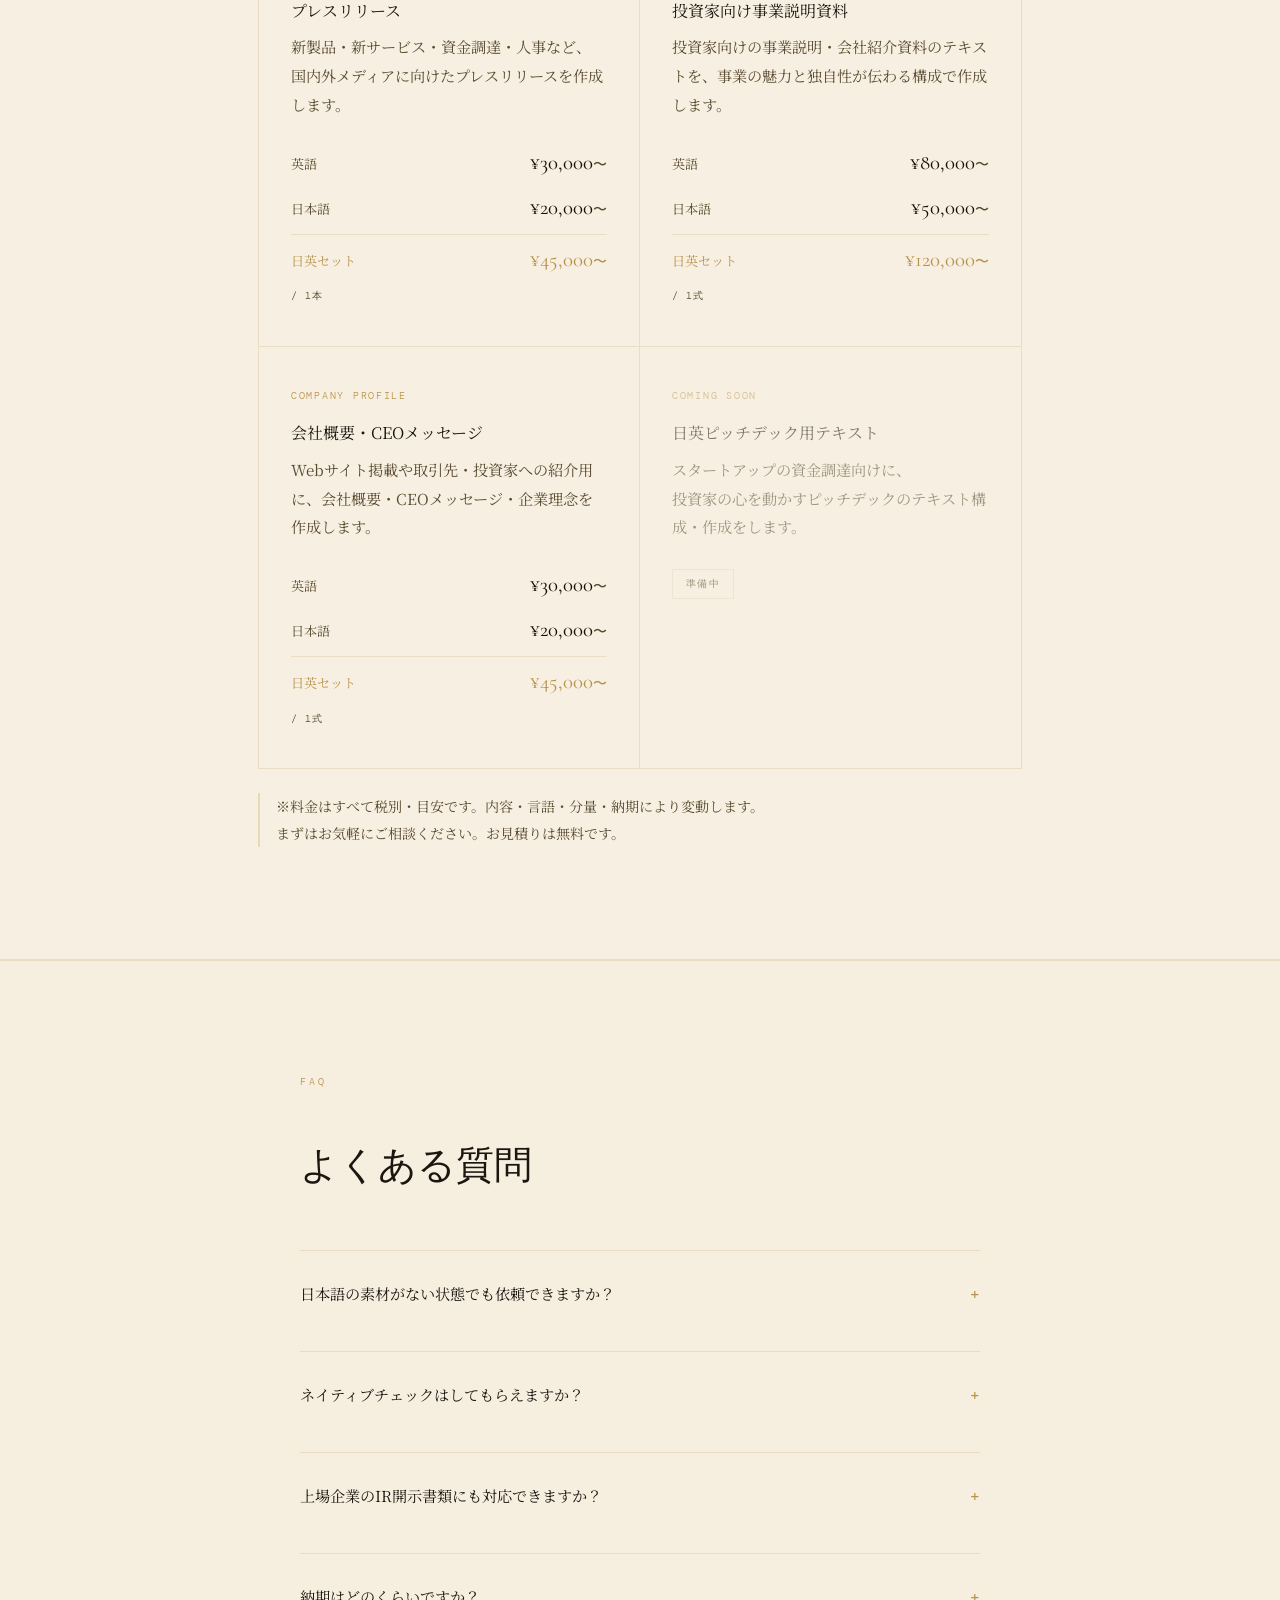
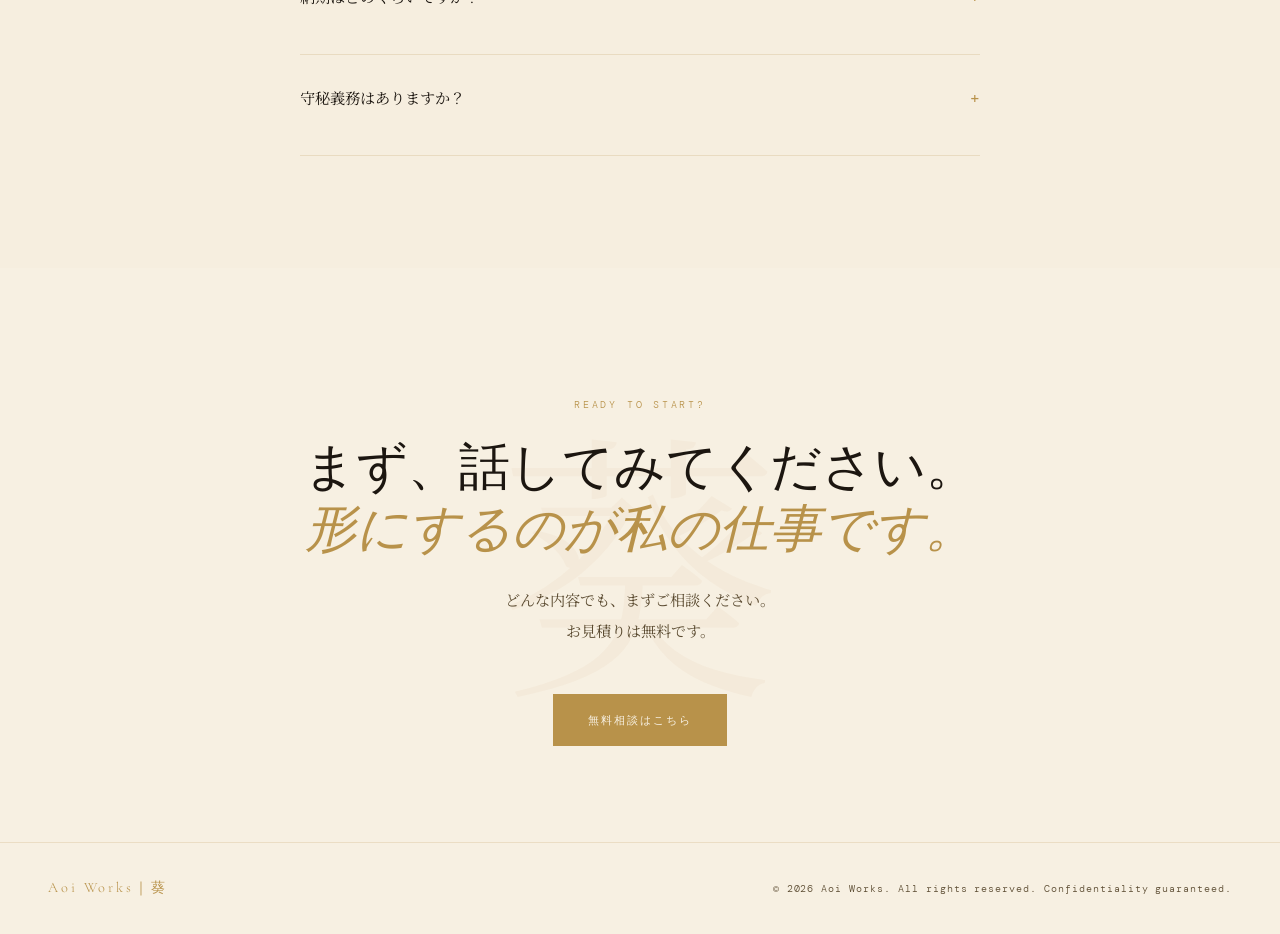
<file: ir/index.html>
<!DOCTYPE html>
<html lang="ja">
<head>
<meta charset="UTF-8">
<meta name="viewport" content="width=device-width, initial-scale=1.0">
<meta property="og:title" content="日英IR・プレスリリース代行｜Aoi Works｜葵">
<meta property="og:description" content="経営者の言葉を、投資家とメディアへ。日英バイリンガル・メディア歴10年以上。">
<meta property="og:image" content="https://aoi-works.github.io/img/og-image.png">
<meta property="og:url" content="https://aoi-works.github.io/ir.html">
<meta property="og:type" content="website">
<link rel="icon" type="image/png" href="../img/favicon.png">
<title>英語IR・プレスリリース代行｜Aoi Works｜葵</title>
<link href="https://fonts.googleapis.com/css2?family=Cormorant+Garamond:ital,wght@0,300;0,400;0,600;1,300;1,400&family=Noto+Serif+JP:wght@200;300;400&family=DM+Mono:wght@300;400&display=swap" rel="stylesheet">
<link rel="stylesheet" href="../css/style.css">
<style>
  /* ─── IR PAGE SPECIFIC ─── */

  .service-grid {
    display: grid;
    grid-template-columns: 1fr 1fr;
    gap: 0;
    border: 1px solid var(--rule);
    margin-top: 3rem;
  }

  .service-card {
    padding: 2.5rem 2rem;
    border-right: 1px solid var(--rule);
    border-bottom: 1px solid var(--rule);
    transition: background 0.3s;
  }
  .service-card:nth-child(2n) { border-right: none; }
  .service-card:nth-last-child(-n+2) { border-bottom: none; }
  .service-card:hover { background: rgba(184,146,74,0.05); }
  .service-card.coming { opacity: 0.55; }

  .service-card-label {
    font-family: var(--mono);
    font-size: 0.6rem;
    letter-spacing: 0.18em;
    color: var(--gold);
    margin-bottom: 1rem;
  }

  .service-card-title {
    font-family: var(--serif-jp);
    font-size: 1rem;
    font-weight: 400;
    color: var(--ink);
    margin-bottom: 0.6rem;
    line-height: 1.6;
  }

  .service-card-desc {
    font-size: 0.95rem;
    font-weight: 400;
    color: var(--muted);
    line-height: 1.9;
    margin-bottom: 1.5rem;
  }

  .service-card-price {
    font-family: var(--serif-en);
    font-size: 1.6rem;
    font-weight: 400;
    color: #1a0f00;
    line-height: 1;
    margin-bottom: 0.2rem;
  }

  .service-card-price-note {
    font-family: var(--mono);
    font-size: 0.62rem;
    letter-spacing: 0.1em;
    color: var(--muted);
  }

  .service-card-coming {
    font-family: var(--mono);
    font-size: 0.62rem;
    letter-spacing: 0.15em;
    color: var(--muted);
    border: 1px solid var(--rule);
    padding: 0.3rem 0.8rem;
    display: inline-block;
  }

  .price-note {
    font-size: 0.88rem;
    font-weight: 400;
    color: var(--muted);
    margin-top: 1.5rem;
    line-height: 1.9;
    padding-left: 1rem;
    border-left: 2px solid var(--gold-pale);
  }

  /* ─── HOW IR ─── */
  #how-ir {
    padding: 7rem 3rem;
    max-width: 860px;
    margin: 0 auto;
  }

  /* ─── WHAT IR ─── */
  #what-ir {
    padding: 7rem 3rem;
    background: rgba(184,146,74,0.04);
    border-top: 1px solid var(--rule);
    border-bottom: 1px solid var(--rule);
  }

  .what-ir-inner { max-width: 860px; margin: 0 auto; }

  /* ─── PRICING IR ─── */
  #pricing-ir {
    padding: 7rem 3rem;
    max-width: 860px;
    margin: 0 auto;
  }

  /* ─── FAQ IR ─── */
  #faq-ir {
    padding: 7rem 3rem;
    border-top: 1px solid var(--rule);
    background: rgba(184,146,74,0.02);
  }

  .faq-ir-inner { max-width: 680px; margin: 0 auto; }

  /* ─── FOOTER CTA IR ─── */
  #footer-cta-ir {
    padding: 8rem 3rem 6rem;
    text-align: center;
    position: relative;
    overflow: hidden;
  }

  #footer-cta-ir::before {
    content: '葵';
    position: absolute;
    top: 50%; left: 50%;
    transform: translate(-50%, -50%);
    font-family: var(--serif-jp);
    font-size: 22vw;
    font-weight: 300;
    color: rgba(184,146,74,0.05);
    white-space: nowrap;
    pointer-events: none;
  }

  /* ─── BUTTONS ─── */
  .btn-primary {
    display: inline-block;
    background: var(--gold);
    color: var(--paper);
    font-family: var(--mono);
    font-size: 0.68rem;
    letter-spacing: 0.18em;
    padding: 1rem 2.2rem;
    text-decoration: none;
    transition: background 0.3s;
  }
  .btn-primary:hover { background: var(--gold-light); }

  .btn-ghost-link {
    font-family: var(--mono);
    font-size: 0.65rem;
    letter-spacing: 0.15em;
    color: var(--muted);
    text-decoration: none;
    transition: color 0.3s;
  }
  .btn-ghost-link:hover { color: var(--gold); }

  .hero-cta-group {
    display: flex;
    align-items: center;
    gap: 2rem;
    flex-wrap: wrap;
    opacity: 0;
    animation: fadeUp 0.9s 0.8s forwards;
  }

  @media (max-width: 700px) {
    .service-grid { grid-template-columns: 1fr; }
    .service-card { border-right: none; border-bottom: 1px solid var(--rule); }
    .service-card:last-child { border-bottom: none; }
    #how-ir, #what-ir, #pricing-ir, #footer-cta-ir { padding-left: 1.5rem; padding-right: 1.5rem; }
    #faq-ir { padding-left: 1.5rem; padding-right: 1.5rem; }
  }
</style>
</head>
<body>

<div class="hero-top-line"></div>

<!-- NAV -->
<nav>
  <a class="nav-logo" href="../index.html">Aoi Works｜葵</a>
  <a class="nav-back" href="../index.html">← サービス一覧に戻る</a>
</nav>

<!-- HERO -->
<section id="hero">
  <p class="hero-eyebrow">SERVICE 02 — IR · PRESS RELEASE</p>
  <h1 class="hero-headline">
    経営者の言葉を、<br>
    <em>投資家とメディアへ。</em>
  </h1>
  <p class="hero-sub">
    日本語で話してください。<br>
    英語で、世界に届けます。<br>
    読まれる言葉を、書きます。
  </p>
  <div class="hero-cta-group">
    <a href="#contact-ir" class="btn-primary">まず相談する（無料）</a>
    <a href="#pricing-ir" class="btn-ghost-link">料金を見る →</a>
  </div>
  <div style="margin-top:2rem;padding:1.2rem 1.5rem;border:1px solid var(--gold-pale);background:rgba(184,146,74,0.06);display:inline-block;opacity:0;animation:fadeUp 0.9s 1s forwards;">
    <p style="font-family:var(--mono);font-size:0.65rem;letter-spacing:0.1em;color:var(--muted);margin-bottom:0.4rem;">PORTFOLIO SAMPLE</p>
    <a href="press-release-sample.html" style="font-family:var(--serif-jp);font-size:1rem;font-weight:400;color:var(--gold);text-decoration:none;display:block;margin-bottom:0.3rem;" target="_blank">日英プレスリリース サンプルを見る →</a>
    <p style="font-family:var(--mono);font-size:0.6rem;letter-spacing:0.08em;color:var(--muted);">※実在の企業・人物名は置き換えています</p>
  </div>
</section>

<hr class="rule">

<!-- PAIN -->
<section id="pain">
  <p class="section-label reveal">DOES THIS SOUND FAMILIAR?</p>

  <div class="pain-grid reveal">
    <div class="pain-item">
      <p class="pain-check">✓ CHECK</p>
      <p class="pain-text">IR文書やプレスリリースを書きたいが、何をどう伝えればいいかわからない。</p>
    </div>
    <div class="pain-item">
      <p class="pain-check">✓ CHECK</p>
      <p class="pain-text">社内に英語・IR文書が書ける人間がいない、またはコアな業務に集中させたい。</p>
    </div>
    <div class="pain-item">
      <p class="pain-check">✓ CHECK</p>
      <p class="pain-text">プレスリリースや会社概要を出したいが、クオリティに自信が持てない。</p>
    </div>
    <div class="pain-item">
      <p class="pain-check">✓ CHECK</p>
      <p class="pain-text">英語で発信したいが、機械翻訳では「伝わる英語」にならない。</p>
    </div>
  </div>

  <p class="pain-closer reveal">
    "Translation gets the words right.<br>
    Storytelling gets the message through."
  </p>

  <div class="pain-insight reveal" style="margin-top:2.5rem; padding:2rem; border:1px solid var(--gold-pale); background:rgba(184,146,74,0.04);">
    <p style="font-size:0.95rem;font-weight:400;color:var(--muted);line-height:2;">
      投資家は、正しい英語より<br>
      「<strong style="color:var(--ink);">この会社、わかってる</strong>」という感覚で動きます。<br><br>
      その感覚は、文法チェックでは生まれない。<br>
      事業の文脈を理解した上で書かれた言葉にしか、出せないものです。
    </p>
  </div>
</section>

<hr class="rule">

<!-- WHAT -->
<section id="what-ir">
  <div class="what-ir-inner">
    <p class="section-label reveal">WHAT I DO</p>
    <h2 class="what-headline reveal">伝わる言葉は、情報の羅列から生まれない。</h2>
    <p class="what-sub reveal">
      メディア歴10年以上、日英バイリンガル。<br>
      あなたの事業の本質を理解した上で、<br>
      投資家とメディアが「読みたい」英語を<br>
      一から書きます。
    </p>

    <!-- Comparison table -->
    <div class="reveal" style="overflow-x:auto;margin-bottom:3.5rem;">
      <table style="width:100%;border-collapse:collapse;font-size:0.85rem;">
        <thead>
          <tr>
            <th style="padding:0.8rem 1rem;text-align:left;border-bottom:1px solid var(--rule);font-family:var(--mono);font-size:0.62rem;letter-spacing:0.15em;color:var(--gold);font-weight:400;"></th>
            <th style="padding:0.8rem 1rem;text-align:center;border-bottom:1px solid var(--rule);font-family:var(--mono);font-size:0.62rem;letter-spacing:0.1em;color:var(--muted);font-weight:400;">翻訳会社</th>
            <th style="padding:0.8rem 1rem;text-align:center;border-bottom:1px solid var(--rule);font-family:var(--mono);font-size:0.62rem;letter-spacing:0.1em;color:var(--muted);font-weight:400;">AI翻訳</th>
            <th style="padding:0.8rem 1rem;text-align:center;border-bottom:1px solid var(--rule);font-family:var(--mono);font-size:0.62rem;letter-spacing:0.1em;color:var(--muted);font-weight:400;">フリーランス翻訳者</th>
            <th style="padding:0.8rem 1rem;text-align:center;border-bottom:1px solid var(--rule);font-family:var(--mono);font-size:0.62rem;letter-spacing:0.1em;color:#1a1208;font-weight:700;background:rgba(184,146,74,0.08);">Aoi Works｜葵</th>
          </tr>
        </thead>
        <tbody>
          <tr>
            <td style="padding:0.8rem 1rem;border-bottom:1px solid var(--rule);color:var(--muted);font-weight:400;">スピード</td>
            <td style="padding:0.8rem 1rem;border-bottom:1px solid var(--rule);text-align:center;color:var(--muted);">遅い</td>
            <td style="padding:0.8rem 1rem;border-bottom:1px solid var(--rule);text-align:center;color:var(--muted);">速い</td>
            <td style="padding:0.8rem 1rem;border-bottom:1px solid var(--rule);text-align:center;color:var(--muted);">中程度</td>
            <td style="padding:0.8rem 1rem;border-bottom:1px solid var(--rule);text-align:center;color:#1a1208;font-weight:700;background:rgba(184,146,74,0.08);">速い</td>
          </tr>
          <tr>
            <td style="padding:0.8rem 1rem;border-bottom:1px solid var(--rule);color:var(--muted);font-weight:400;">投資家・メディアの視点</td>
            <td style="padding:0.8rem 1rem;border-bottom:1px solid var(--rule);text-align:center;color:var(--muted);">ない</td>
            <td style="padding:0.8rem 1rem;border-bottom:1px solid var(--rule);text-align:center;color:var(--muted);">ない</td>
            <td style="padding:0.8rem 1rem;border-bottom:1px solid var(--rule);text-align:center;color:var(--muted);">薄い</td>
            <td style="padding:0.8rem 1rem;border-bottom:1px solid var(--rule);text-align:center;color:#1a1208;font-weight:700;background:rgba(184,146,74,0.08);">あり（メディア出身）</td>
          </tr>
          <tr>
            <td style="padding:0.8rem 1rem;border-bottom:1px solid var(--rule);color:var(--muted);font-weight:400;">日英の文脈理解</td>
            <td style="padding:0.8rem 1rem;border-bottom:1px solid var(--rule);text-align:center;color:var(--muted);">形式的</td>
            <td style="padding:0.8rem 1rem;border-bottom:1px solid var(--rule);text-align:center;color:var(--muted);">表面的</td>
            <td style="padding:0.8rem 1rem;border-bottom:1px solid var(--rule);text-align:center;color:var(--muted);">バラバラ</td>
            <td style="padding:0.8rem 1rem;border-bottom:1px solid var(--rule);text-align:center;color:#1a1208;font-weight:700;background:rgba(184,146,74,0.08);">バイリンガル一貫</td>
          </tr>
          <tr>
            <td style="padding:0.8rem 1rem;color:var(--muted);font-weight:400;">ストーリー構成力</td>
            <td style="padding:0.8rem 1rem;text-align:center;color:var(--muted);">ない</td>
            <td style="padding:0.8rem 1rem;text-align:center;color:var(--muted);">ない</td>
            <td style="padding:0.8rem 1rem;text-align:center;color:var(--muted);">運次第</td>
            <td style="padding:0.8rem 1rem;text-align:center;color:#1a1208;font-weight:700;background:rgba(184,146,74,0.08);">核心の強み</td>
          </tr>
        </tbody>
      </table>
    </div>

    <div class="benefit-list">
      <div class="benefit-item reveal">
        <div class="benefit-num">01</div>
        <div class="benefit-body">
          <h3>「読まれる文章」を書く</h3>
          <p>正確な情報と、読まれる言葉は別物です。日本語・英語、どちらの文体・構成・トーンも熟知した上で、あなたの言葉を再構築します。</p>
        </div>
      </div>
      <div class="benefit-item reveal">
        <div class="benefit-num">02</div>
        <div class="benefit-body">
          <h3>事業の本質から書く</h3>
          <p>ヒアリングを通じて事業の背景・哲学・強みを理解します。表面的な情報を英訳するのではなく、「なぜこの会社なのか」というストーリーを英語で構築します。</p>
        </div>
      </div>
      <div class="benefit-item reveal">
        <div class="benefit-num">03</div>
        <div class="benefit-body">
          <h3>守秘義務は標準</h3>
          <p>全クライアントとNDA締結済み。未公開情報・経営戦略・財務情報など、センシティブな内容も安心してご共有いただけます。</p>
        </div>
      </div>
    </div>
  </div>
</section>

<hr class="rule">

<!-- HOW -->
<section id="how-ir">
  <p class="section-label reveal">THE PROCESS</p>
  <h2 class="how-headline reveal">まず、話してください。</h2>

  <div class="steps">
    <div class="step reveal">
      <div class="step-dot">01</div>
      <div class="step-content">
        <h3>無料相談（30分）</h3>
        <p>まず事業内容・発信の目的・ターゲットを聞かせてください。何をどう伝えるべきかの方向性を一緒に整理します。お見積りは無料です。</p>
      </div>
    </div>
    <div class="step reveal">
      <div class="step-dot">02</div>
      <div class="step-content">
        <h3>お見積り・ご提案</h3>
        <p>内容・分量・納期をもとにお見積りを提示します。ご納得いただけたら正式にご依頼ください。</p>
      </div>
    </div>
    <div class="step reveal">
      <div class="step-dot">03</div>
      <div class="step-content">
        <h3>素材の共有</h3>
        <p>日本語の素材（既存の資料・メモ・箇条書き）をお送りください。ゼロから書く場合はヒアリングのみで対応します。</p>
      </div>
    </div>
    <div class="step reveal">
      <div class="step-dot">04</div>
      <div class="step-content">
        <h3>原稿の作成・納品</h3>
        <p>ご要望に応じた原稿を作成し、納品します。確認・修正のやり取りを経て最終版を完成させます。</p>
      </div>
    </div>
    <div class="step reveal">
      <div class="step-dot">05</div>
      <div class="step-content">
        <h3>発信・配信</h3>
        <p>発信作業はクライアントご自身が行います。配信先の選定や発信タイミングのアドバイスも対応可能です。</p>
      </div>
    </div>
  </div>
</section>

<hr class="rule">

<!-- PRICING -->
<section id="pricing-ir">
  <p class="section-label reveal">SERVICES & PRICING</p>
  <h2 class="pricing-headline reveal">サービスと料金目安。</h2>
  <p class="pricing-sub reveal">内容・言語・分量により変動します。まずはご相談ください。</p>

  <div class="service-grid reveal">
    <!-- Card 1 -->
    <div class="service-card">
      <p class="service-card-label">PRESS RELEASE</p>
      <h3 class="service-card-title">プレスリリース</h3>
      <p class="service-card-desc">
        新製品・新サービス・資金調達・人事など、<br>
        国内外メディアに向けたプレスリリースを作成します。
      </p>
      <div style="display:flex;flex-direction:column;gap:0.4rem;margin-bottom:0.5rem;">
        <div style="display:flex;justify-content:space-between;align-items:baseline;">
          <span style="font-size:0.82rem;color:var(--muted);font-weight:400;">英語</span>
          <span style="font-family:var(--serif-en);font-size:1.3rem;font-weight:400;color:#1a0f00;">¥30,000<span style="font-size:0.9rem;color:var(--muted);">〜</span></span>
        </div>
        <div style="display:flex;justify-content:space-between;align-items:baseline;">
          <span style="font-size:0.82rem;color:var(--muted);font-weight:400;">日本語</span>
          <span style="font-family:var(--serif-en);font-size:1.3rem;font-weight:400;color:#1a0f00;">¥20,000<span style="font-size:0.9rem;color:var(--muted);">〜</span></span>
        </div>
        <div style="display:flex;justify-content:space-between;align-items:baseline;border-top:1px solid var(--rule);padding-top:0.4rem;">
          <span style="font-size:0.82rem;color:var(--gold);font-weight:400;">日英セット</span>
          <span style="font-family:var(--serif-en);font-size:1.3rem;font-weight:400;color:var(--gold);">¥45,000<span style="font-size:0.9rem;">〜</span></span>
        </div>
      </div>
      <p class="service-card-price-note">/ 1本</p>
    </div>

    <!-- Card 2 -->
    <div class="service-card">
      <p class="service-card-label">INVESTOR MATERIALS</p>
      <h3 class="service-card-title">投資家向け事業説明資料</h3>
      <p class="service-card-desc">
        投資家向けの事業説明・会社紹介資料のテキストを、事業の魅力と独自性が伝わる構成で作成します。
      </p>
      <div style="display:flex;flex-direction:column;gap:0.4rem;margin-bottom:0.5rem;">
        <div style="display:flex;justify-content:space-between;align-items:baseline;">
          <span style="font-size:0.82rem;color:var(--muted);font-weight:400;">英語</span>
          <span style="font-family:var(--serif-en);font-size:1.3rem;font-weight:400;color:#1a0f00;">¥80,000<span style="font-size:0.9rem;color:var(--muted);">〜</span></span>
        </div>
        <div style="display:flex;justify-content:space-between;align-items:baseline;">
          <span style="font-size:0.82rem;color:var(--muted);font-weight:400;">日本語</span>
          <span style="font-family:var(--serif-en);font-size:1.3rem;font-weight:400;color:#1a0f00;">¥50,000<span style="font-size:0.9rem;color:var(--muted);">〜</span></span>
        </div>
        <div style="display:flex;justify-content:space-between;align-items:baseline;border-top:1px solid var(--rule);padding-top:0.4rem;">
          <span style="font-size:0.82rem;color:var(--gold);font-weight:400;">日英セット</span>
          <span style="font-family:var(--serif-en);font-size:1.3rem;font-weight:400;color:var(--gold);">¥120,000<span style="font-size:0.9rem;">〜</span></span>
        </div>
      </div>
      <p class="service-card-price-note">/ 1式</p>
    </div>

    <!-- Card 3 -->
    <div class="service-card">
      <p class="service-card-label">COMPANY PROFILE</p>
      <h3 class="service-card-title">会社概要・CEOメッセージ</h3>
      <p class="service-card-desc">
        Webサイト掲載や取引先・投資家への紹介用に、会社概要・CEOメッセージ・企業理念を作成します。
      </p>
      <div style="display:flex;flex-direction:column;gap:0.4rem;margin-bottom:0.5rem;">
        <div style="display:flex;justify-content:space-between;align-items:baseline;">
          <span style="font-size:0.82rem;color:var(--muted);font-weight:400;">英語</span>
          <span style="font-family:var(--serif-en);font-size:1.3rem;font-weight:400;color:#1a0f00;">¥30,000<span style="font-size:0.9rem;color:var(--muted);">〜</span></span>
        </div>
        <div style="display:flex;justify-content:space-between;align-items:baseline;">
          <span style="font-size:0.82rem;color:var(--muted);font-weight:400;">日本語</span>
          <span style="font-family:var(--serif-en);font-size:1.3rem;font-weight:400;color:#1a0f00;">¥20,000<span style="font-size:0.9rem;color:var(--muted);">〜</span></span>
        </div>
        <div style="display:flex;justify-content:space-between;align-items:baseline;border-top:1px solid var(--rule);padding-top:0.4rem;">
          <span style="font-size:0.82rem;color:var(--gold);font-weight:400;">日英セット</span>
          <span style="font-family:var(--serif-en);font-size:1.3rem;font-weight:400;color:var(--gold);">¥45,000<span style="font-size:0.9rem;">〜</span></span>
        </div>
      </div>
      <p class="service-card-price-note">/ 1式</p>
    </div>

    <!-- Card 4 coming -->
    <div class="service-card coming">
      <p class="service-card-label">COMING SOON</p>
      <h3 class="service-card-title">日英ピッチデック用テキスト</h3>
      <p class="service-card-desc">
        スタートアップの資金調達向けに、<br>
        投資家の心を動かすピッチデックのテキスト構成・作成をします。
      </p>
      <span class="service-card-coming">準備中</span>
    </div>
  </div>

  <p class="price-note reveal">
    ※料金はすべて税別・目安です。内容・言語・分量・納期により変動します。<br>
    まずはお気軽にご相談ください。お見積りは無料です。
  </p>
</section>

<hr class="rule">

<!-- FAQ -->
<section id="faq-ir">
  <div class="faq-ir-inner">
    <p class="section-label reveal">FAQ</p>
    <h2 class="faq-headline reveal">よくある質問</h2>

    <div class="faq-item reveal">
      <p class="faq-q">日本語の素材がない状態でも依頼できますか？</p>
      <p class="faq-a">はい、大丈夫です。ヒアリングで必要な情報をお聞きしながら、一から作成します。箇条書きのメモや、話した内容をもとに構成します。</p>
    </div>
    <div class="faq-item reveal">
      <p class="faq-q">ネイティブチェックはしてもらえますか？</p>
      <p class="faq-a">必要に応じてネイティブスピーカーによるチェックを手配することも可能です。ご要望の際はご相談ください。別途費用が発生します。</p>
    </div>
    <div class="faq-item reveal">
      <p class="faq-q">上場企業のIR開示書類にも対応できますか？</p>
      <p class="faq-a">金融商品取引法に基づく法定開示書類（有価証券報告書の英訳等）は対応範囲外です。投資家向けの事業説明資料・会社紹介・プレスリリースなど、法定開示以外のコミュニケーション全般に日英両対応します。</p>
    </div>
    <div class="faq-item reveal">
      <p class="faq-q">納期はどのくらいですか？</p>
      <p class="faq-a">内容・分量によりますが、プレスリリース1本で5〜7営業日が目安です。急ぎの場合はご相談ください。</p>
    </div>
    <div class="faq-item reveal">
      <p class="faq-q">守秘義務はありますか？</p>
      <p class="faq-a">全クライアントとNDA締結済みです。未公開情報・経営戦略・財務情報など、センシティブな内容も安心してご共有いただけます。契約終了後も守秘義務は継続します。</p>
    </div>
  </div>
</section>

<!-- FOOTER CTA -->
<section id="footer-cta-ir">
  <p class="footer-label reveal">READY TO START?</p>
  <h2 class="footer-headline reveal">
    まず、話してみてください。<br>
    <em>形にするのが私の仕事です。</em>
  </h2>
  <p class="footer-sub reveal">
    どんな内容でも、まずご相談ください。<br>
    お見積りは無料です。
  </p>
  <div class="reveal" id="contact-ir">
    <a href="mailto:aoi.works.jp@gmail.com?subject=IR・プレスリリース相談希望" class="btn-primary">
      無料相談はこちら
    </a>
  </div>
</section>

<footer>
  <span class="logo">Aoi Works｜葵</span>
  <p>© 2026 Aoi Works. All rights reserved. Confidentiality guaranteed.</p>
</footer>

<script>
  const reveals = document.querySelectorAll('.reveal');
  const observer = new IntersectionObserver((entries) => {
    entries.forEach((entry, i) => {
      if (entry.isIntersecting) {
        setTimeout(() => entry.target.classList.add('visible'), i * 80);
        observer.unobserve(entry.target);
      }
    });
  }, { threshold: 0.1 });
  reveals.forEach(el => observer.observe(el));

  document.querySelectorAll('.faq-q').forEach(q => {
    q.addEventListener('click', () => {
      const item = q.closest('.faq-item');
      const isOpen = item.classList.contains('open');
      document.querySelectorAll('.faq-item').forEach(i => i.classList.remove('open'));
      if (!isOpen) item.classList.add('open');
    });
  });
</script>
</body>
</html>
</file>
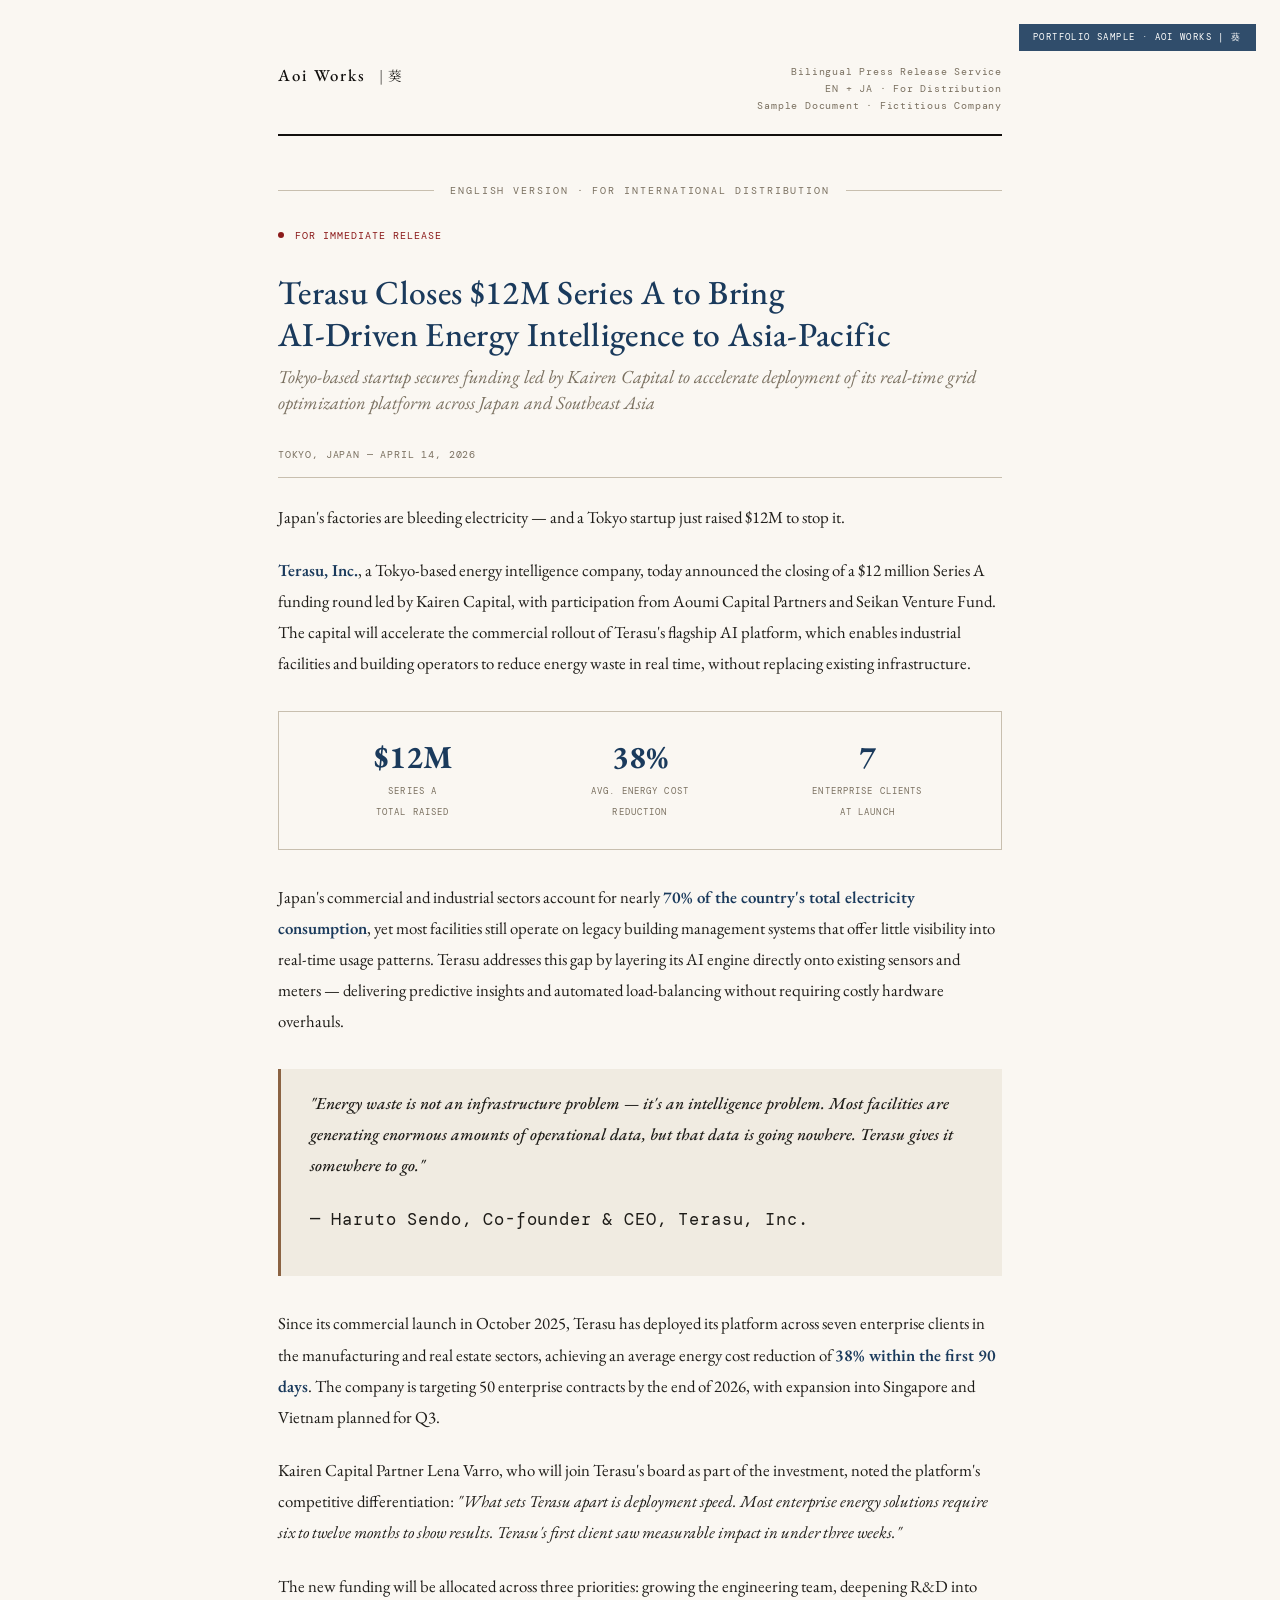
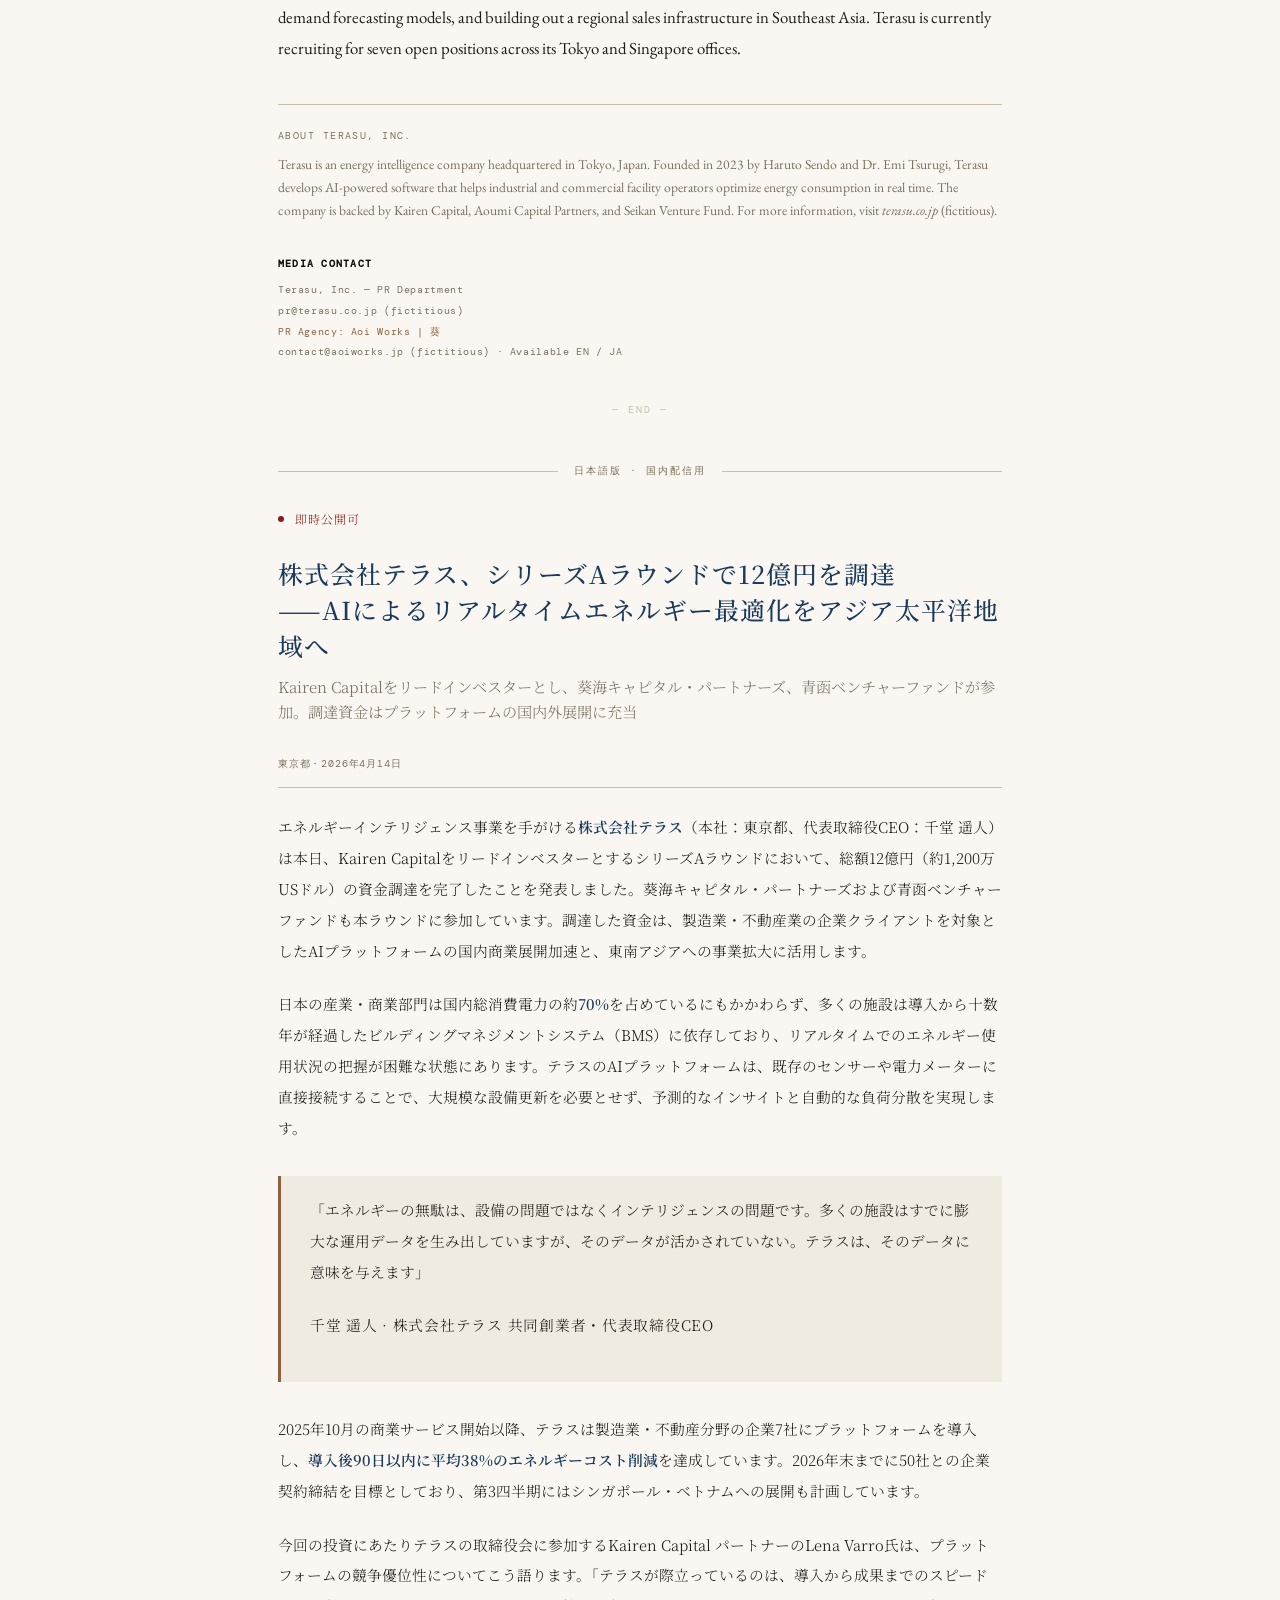
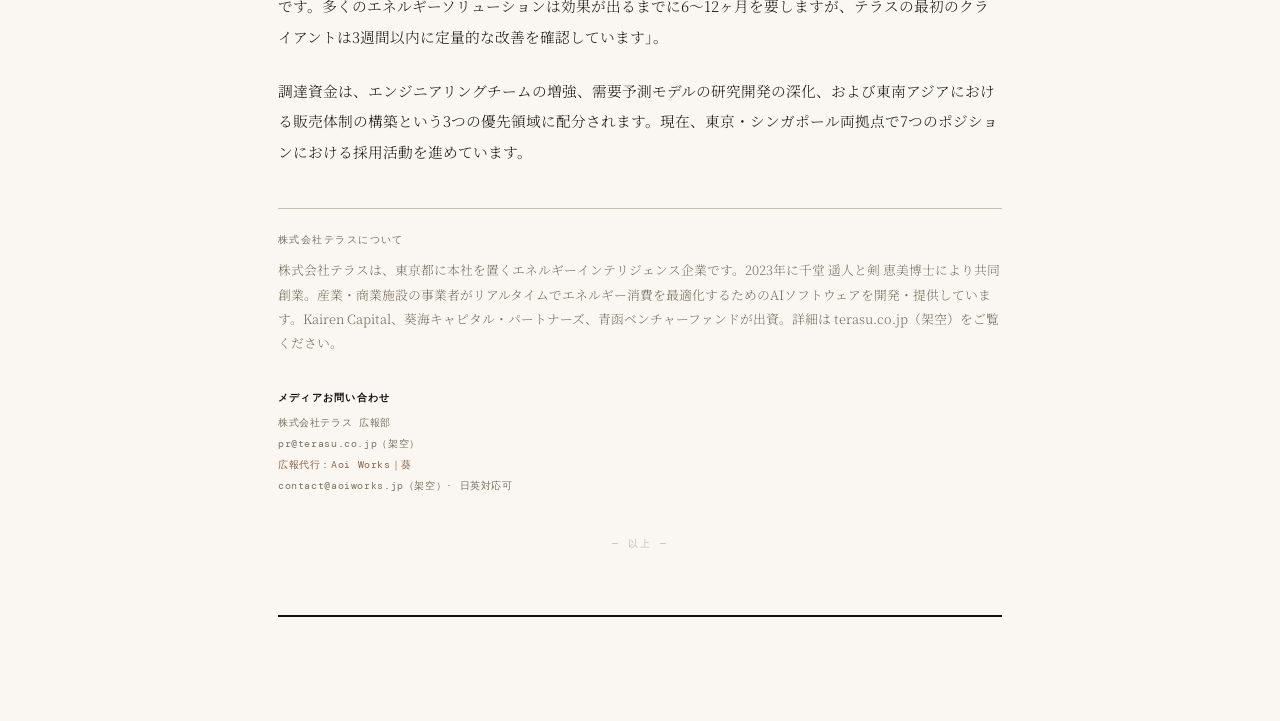
<file: ir/press-release-sample.html>
<!DOCTYPE html>
<html lang="en">
<head>
<meta charset="UTF-8">
<meta name="viewport" content="width=device-width, initial-scale=1.0">
<title>Press Release Sample | Aoi Works | 葵</title>
<link rel="icon" type="image/png" href="../img/favicon.png">
<link href="https://fonts.googleapis.com/css2?family=EB+Garamond:ital,wght@0,400;0,500;0,700;1,400;1,500&family=Noto+Serif+JP:wght@300;400;500&family=DM+Mono:wght@300;400&display=swap" rel="stylesheet">
<style>
  *, *::before, *::after { box-sizing: border-box; margin: 0; padding: 0; }

  :root {
    --ink: #12100e;
    --paper: #faf7f2;
    --cream: #f0ebe1;
    --rule: #c8bfaf;
    --accent: #1a3a5c;
    --accent2: #8b6343;
    --muted: #7a7060;
    --red: #8b1a1a;
  }

  body {
    background: var(--paper);
    color: var(--ink);
    font-family: 'EB Garamond', Georgia, serif;
    min-height: 100vh;
  }

  /* ── WATERMARK BADGE ── */
  .portfolio-badge {
    position: fixed;
    top: 1.5rem;
    right: 1.5rem;
    background: var(--accent);
    color: #fff;
    font-family: 'DM Mono', monospace;
    font-size: 0.58rem;
    letter-spacing: 0.15em;
    text-transform: uppercase;
    padding: 0.45rem 0.9rem;
    z-index: 100;
    opacity: 0.9;
  }

  /* ── DOCUMENT WRAPPER ── */
  .document {
    max-width: 820px;
    margin: 0 auto;
    padding: 4rem 3rem 5rem;
  }

  /* ── AGENCY HEADER ── */
  .agency-header {
    display: flex;
    justify-content: space-between;
    align-items: flex-start;
    border-bottom: 2px solid var(--ink);
    padding-bottom: 1.2rem;
    margin-bottom: 2rem;
  }

  .agency-name {
    font-family: 'EB Garamond', serif;
    font-size: 1.05rem;
    font-weight: 500;
    letter-spacing: 0.12em;
  }

  .agency-name span {
    font-family: 'Noto Serif JP', serif;
    font-weight: 300;
    font-size: 0.85rem;
    margin-left: 0.4rem;
    letter-spacing: 0.05em;
  }

  .doc-meta {
    text-align: right;
    font-family: 'DM Mono', monospace;
    font-size: 0.62rem;
    letter-spacing: 0.08em;
    color: var(--muted);
    line-height: 1.7;
  }

  /* ── SECTION DIVIDER ── */
  .lang-divider {
    display: flex;
    align-items: center;
    gap: 1rem;
    margin: 3rem 0 2rem;
  }

  .lang-divider::before, .lang-divider::after {
    content: '';
    flex: 1;
    height: 1px;
    background: var(--rule);
  }

  .lang-label {
    font-family: 'DM Mono', monospace;
    font-size: 0.6rem;
    letter-spacing: 0.2em;
    text-transform: uppercase;
    color: var(--muted);
    white-space: nowrap;
  }

  /* ── PRESS RELEASE BLOCK ── */
  .pr-block {
    margin-bottom: 1rem;
  }

  .pr-embargo {
    font-family: 'DM Mono', monospace;
    font-size: 0.62rem;
    letter-spacing: 0.1em;
    text-transform: uppercase;
    color: var(--red);
    margin-bottom: 1.8rem;
    display: flex;
    align-items: center;
    gap: 0.7rem;
  }

  .pr-embargo::before {
    content: '';
    display: inline-block;
    width: 6px;
    height: 6px;
    background: var(--red);
    border-radius: 50%;
  }

  .pr-headline {
    font-size: 2.1rem;
    font-weight: 500;
    line-height: 1.25;
    letter-spacing: 0.01em;
    margin-bottom: 0.6rem;
    color: var(--accent);
  }

  .pr-headline-jp {
    font-family: 'Noto Serif JP', serif;
    font-size: 1.55rem;
    font-weight: 500;
    line-height: 1.45;
    letter-spacing: 0.04em;
    margin-bottom: 0.6rem;
    color: var(--accent);
  }

  .pr-subhead {
    font-size: 1.15rem;
    font-style: italic;
    color: var(--muted);
    line-height: 1.4;
    margin-bottom: 2rem;
  }

  .pr-subhead-jp {
    font-family: 'Noto Serif JP', serif;
    font-size: 0.95rem;
    font-weight: 300;
    color: var(--muted);
    line-height: 1.7;
    margin-bottom: 2rem;
  }

  .pr-dateline {
    font-family: 'DM Mono', monospace;
    font-size: 0.65rem;
    letter-spacing: 0.08em;
    color: var(--muted);
    text-transform: uppercase;
    margin-bottom: 1.5rem;
    padding-bottom: 1rem;
    border-bottom: 1px solid var(--rule);
  }

  .pr-body p {
    font-size: 1.05rem;
    line-height: 1.85;
    margin-bottom: 1.4rem;
    color: #1e1c18;
  }

  .pr-body-jp p {
    font-family: 'Noto Serif JP', serif;
    font-size: 0.92rem;
    font-weight: 300;
    line-height: 2.1;
    margin-bottom: 1.4rem;
    color: #1e1c18;
  }

  .pr-body strong, .pr-body-jp strong {
    font-weight: 600;
    color: var(--accent);
  }

  /* ── QUOTE BLOCK ── */
  .quote-block {
    border-left: 3px solid var(--accent2);
    padding: 1.2rem 1.8rem;
    margin: 2rem 0;
    background: var(--cream);
  }

  .quote-text {
    font-size: 1.35rem;
    font-style: italic;
    font-weight: 500;
    line-height: 1.8;
    margin-bottom: 0.8rem;
    color: #1e1c18;
  }

  .quote-text-jp {
    font-family: 'Noto Serif JP', serif;
    font-size: 1rem;
    font-weight: 400;
    line-height: 2;
    margin-bottom: 0.8rem;
    color: #1e1c18;
  }

  .quote-attr {
    font-family: 'DM Mono', monospace;
    font-size: 0.75rem;
    letter-spacing: 0.05em;
    color: var(--muted);
  }

  /* ── KEY FACTS BOX ── */
  .key-facts {
    border: 1px solid var(--rule);
    padding: 1.8rem 2rem;
    margin: 2rem 0;
    display: grid;
    grid-template-columns: 1fr 1fr 1fr;
    gap: 1.5rem;
  }

  .fact-item {
    text-align: center;
  }

  .fact-number {
    font-size: 2rem;
    font-weight: 700;
    color: var(--accent);
    line-height: 1;
    display: block;
    margin-bottom: 0.3rem;
  }

  .fact-label {
    font-family: 'DM Mono', monospace;
    font-size: 0.58rem;
    letter-spacing: 0.12em;
    text-transform: uppercase;
    color: var(--muted);
    line-height: 1.4;
  }

  /* ── BOILERPLATE ── */
  .boilerplate {
    margin-top: 2.5rem;
    padding-top: 1.5rem;
    border-top: 1px solid var(--rule);
  }

  .boilerplate-label {
    font-family: 'DM Mono', monospace;
    font-size: 0.6rem;
    letter-spacing: 0.15em;
    text-transform: uppercase;
    color: var(--muted);
    margin-bottom: 0.7rem;
  }

  .boilerplate p {
    font-size: 0.85rem;
    line-height: 1.7;
    color: var(--muted);
  }

  .boilerplate-jp p {
    font-family: 'Noto Serif JP', serif;
    font-size: 0.8rem;
    font-weight: 300;
    line-height: 1.9;
    color: var(--muted);
  }

  /* ── CONTACT ── */
  .contact-block {
    margin-top: 2rem;
    font-family: 'DM Mono', monospace;
    font-size: 0.65rem;
    letter-spacing: 0.06em;
    line-height: 2;
    color: var(--muted);
  }

  .contact-block strong {
    color: var(--ink);
    display: block;
    letter-spacing: 0.12em;
    text-transform: uppercase;
    margin-bottom: 0.3rem;
  }

  /* ── END MARK ── */
  .end-mark {
    text-align: center;
    font-family: 'DM Mono', monospace;
    font-size: 0.65rem;
    letter-spacing: 0.2em;
    color: var(--rule);
    margin: 2.5rem 0 0;
  }

  /* ── FOOTER NOTE ── */
  .footer-note {
    margin-top: 4rem;
    padding-top: 1.5rem;
    border-top: 2px solid var(--ink);
    display: flex;
    justify-content: space-between;
    align-items: center;
  }

  .footer-note-text {
    font-family: 'DM Mono', monospace;
    font-size: 0.58rem;
    letter-spacing: 0.1em;
    color: var(--muted);
    text-transform: uppercase;
  }

  .footer-note-brand {
    font-family: 'EB Garamond', serif;
    font-size: 0.9rem;
    font-weight: 500;
    letter-spacing: 0.1em;
    text-transform: uppercase;
  }

  @media (max-width: 680px) {
    .document { padding: 2.5rem 1.4rem 4rem; }
    .pr-headline { font-size: 1.55rem; }
    .pr-headline-jp { font-size: 1.2rem; }
    .key-facts { grid-template-columns: 1fr; gap: 1rem; }
    .agency-header { flex-direction: column; gap: 0.8rem; }
    .doc-meta { text-align: left; }
    .footer-note { flex-direction: column; gap: 0.6rem; align-items: flex-start; }
    .portfolio-badge { font-size: 0.5rem; padding: 0.35rem 0.7rem; }
  }
</style>
</head>
<body>

<div class="portfolio-badge">Portfolio Sample · Aoi Works | 葵</div>

<div class="document">

  <!-- AGENCY HEADER -->
  <div class="agency-header">
    <div class="agency-name">Aoi Works <span>| 葵</span></div>
    <div class="doc-meta">
      Bilingual Press Release Service<br>
      EN + JA · For Distribution<br>
      Sample Document · Fictitious Company
    </div>
  </div>


  <!-- ═══════════════════════════════════════ -->
  <!-- ENGLISH VERSION                         -->
  <!-- ═══════════════════════════════════════ -->

  <div class="lang-divider">
    <span class="lang-label">English Version · For International Distribution</span>
  </div>

  <div class="pr-block">

    <div class="pr-embargo">For Immediate Release</div>

    <h1 class="pr-headline">Terasu Closes $12M Series A to Bring<br>AI-Driven Energy Intelligence to Asia-Pacific</h1>
    <p class="pr-subhead">Tokyo-based startup secures funding led by Kairen Capital to accelerate deployment of its real-time grid optimization platform across Japan and Southeast Asia</p>

    <div class="pr-dateline">Tokyo, Japan — April 14, 2026</div>

    <div class="pr-body">
      <p>Japan's factories are bleeding electricity — and a Tokyo startup just raised $12M to stop it.</p>

      <p><strong>Terasu, Inc.</strong>, a Tokyo-based energy intelligence company, today announced the closing of a $12 million Series A funding round led by Kairen Capital, with participation from Aoumi Capital Partners and Seikan Venture Fund. The capital will accelerate the commercial rollout of Terasu's flagship AI platform, which enables industrial facilities and building operators to reduce energy waste in real time, without replacing existing infrastructure.</p>

      <div class="key-facts">
        <div class="fact-item">
          <span class="fact-number">$12M</span>
          <span class="fact-label">Series A<br>Total Raised</span>
        </div>
        <div class="fact-item">
          <span class="fact-number">38%</span>
          <span class="fact-label">Avg. Energy Cost<br>Reduction</span>
        </div>
        <div class="fact-item">
          <span class="fact-number">7</span>
          <span class="fact-label">Enterprise Clients<br>at Launch</span>
        </div>
      </div>

      <p>Japan's commercial and industrial sectors account for nearly <strong>70% of the country's total electricity consumption</strong>, yet most facilities still operate on legacy building management systems that offer little visibility into real-time usage patterns. Terasu addresses this gap by layering its AI engine directly onto existing sensors and meters — delivering predictive insights and automated load-balancing without requiring costly hardware overhauls.</p>

      <div class="quote-block">
        <p class="quote-text">"Energy waste is not an infrastructure problem — it's an intelligence problem. Most facilities are generating enormous amounts of operational data, but that data is going nowhere. Terasu gives it somewhere to go."</p>
        <p class="quote-attr">— Haruto Sendo, Co-founder & CEO, Terasu, Inc.</p>
      </div>

      <p>Since its commercial launch in October 2025, Terasu has deployed its platform across seven enterprise clients in the manufacturing and real estate sectors, achieving an average energy cost reduction of <strong>38% within the first 90 days</strong>. The company is targeting 50 enterprise contracts by the end of 2026, with expansion into Singapore and Vietnam planned for Q3.</p>

      <p>Kairen Capital Partner Lena Varro, who will join Terasu's board as part of the investment, noted the platform's competitive differentiation: <em>"What sets Terasu apart is deployment speed. Most enterprise energy solutions require six to twelve months to show results. Terasu's first client saw measurable impact in under three weeks."</em></p>

      <p>The new funding will be allocated across three priorities: growing the engineering team, deepening R&D into demand forecasting models, and building out a regional sales infrastructure in Southeast Asia. Terasu is currently recruiting for seven open positions across its Tokyo and Singapore offices.</p>
    </div>

    <div class="boilerplate">
      <div class="boilerplate-label">About Terasu, Inc.</div>
      <p>Terasu is an energy intelligence company headquartered in Tokyo, Japan. Founded in 2023 by Haruto Sendo and Dr. Emi Tsurugi, Terasu develops AI-powered software that helps industrial and commercial facility operators optimize energy consumption in real time. The company is backed by Kairen Capital, Aoumi Capital Partners, and Seikan Venture Fund. For more information, visit <em>terasu.co.jp</em> (fictitious).</p>
    </div>

    <div class="contact-block">
      <strong>Media Contact</strong>
      Terasu, Inc. — PR Department<br>
      pr@terasu.co.jp (fictitious)<br>
      <span style="color:var(--accent2);">PR Agency: Aoi Works | 葵</span><br>
      contact@aoiworks.jp (fictitious) · Available EN / JA
    </div>

    <div class="end-mark">— END —</div>
  </div>


  <!-- ═══════════════════════════════════════ -->
  <!-- JAPANESE VERSION                        -->
  <!-- ═══════════════════════════════════════ -->

  <div class="lang-divider">
    <span class="lang-label">日本語版 · 国内配信用</span>
  </div>

  <div class="pr-block">

    <div class="pr-embargo" style="font-family:'Noto Serif JP',serif; font-size:0.75rem; letter-spacing:0.08em; font-weight:300;">即時公開可</div>

    <h1 class="pr-headline-jp">株式会社テラス、シリーズAラウンドで12億円を調達<br>——AIによるリアルタイムエネルギー最適化をアジア太平洋地域へ</h1>
    <p class="pr-subhead-jp">Kairen Capitalをリードインベスターとし、葵海キャピタル・パートナーズ、青函ベンチャーファンドが参加。調達資金はプラットフォームの国内外展開に充当</p>

    <div class="pr-dateline">東京都・2026年4月14日</div>

    <div class="pr-body-jp">
      <p>エネルギーインテリジェンス事業を手がける<strong>株式会社テラス</strong>（本社：東京都、代表取締役CEO：千堂 遥人）は本日、Kairen CapitalをリードインベスターとするシリーズAラウンドにおいて、総額12億円（約1,200万USドル）の資金調達を完了したことを発表しました。葵海キャピタル・パートナーズおよび青函ベンチャーファンドも本ラウンドに参加しています。調達した資金は、製造業・不動産業の企業クライアントを対象としたAIプラットフォームの国内商業展開加速と、東南アジアへの事業拡大に活用します。</p>

      <p>日本の産業・商業部門は国内総消費電力の約<strong>70%</strong>を占めているにもかかわらず、多くの施設は導入から十数年が経過したビルディングマネジメントシステム（BMS）に依存しており、リアルタイムでのエネルギー使用状況の把握が困難な状態にあります。テラスのAIプラットフォームは、既存のセンサーや電力メーターに直接接続することで、大規模な設備更新を必要とせず、予測的なインサイトと自動的な負荷分散を実現します。</p>

      <div class="quote-block">
        <p class="quote-text-jp">「エネルギーの無駄は、設備の問題ではなくインテリジェンスの問題です。多くの施設はすでに膨大な運用データを生み出していますが、そのデータが活かされていない。テラスは、そのデータに意味を与えます」</p>
        <p class="quote-attr">千堂 遥人 · 株式会社テラス 共同創業者・代表取締役CEO</p>
      </div>

      <p>2025年10月の商業サービス開始以降、テラスは製造業・不動産分野の企業7社にプラットフォームを導入し、<strong>導入後90日以内に平均38%のエネルギーコスト削減</strong>を達成しています。2026年末までに50社との企業契約締結を目標としており、第3四半期にはシンガポール・ベトナムへの展開も計画しています。</p>

      <p>今回の投資にあたりテラスの取締役会に参加するKairen Capital パートナーのLena Varro氏は、プラットフォームの競争優位性についてこう語ります。「テラスが際立っているのは、導入から成果までのスピードです。多くのエネルギーソリューションは効果が出るまでに6〜12ヶ月を要しますが、テラスの最初のクライアントは3週間以内に定量的な改善を確認しています」。</p>

      <p>調達資金は、エンジニアリングチームの増強、需要予測モデルの研究開発の深化、および東南アジアにおける販売体制の構築という3つの優先領域に配分されます。現在、東京・シンガポール両拠点で7つのポジションにおける採用活動を進めています。</p>
    </div>

    <div class="boilerplate">
      <div class="boilerplate-label">株式会社テラスについて</div>
      <div class="boilerplate-jp">
        <p>株式会社テラスは、東京都に本社を置くエネルギーインテリジェンス企業です。2023年に千堂 遥人と剣 恵美博士により共同創業。産業・商業施設の事業者がリアルタイムでエネルギー消費を最適化するためのAIソフトウェアを開発・提供しています。Kairen Capital、葵海キャピタル・パートナーズ、青函ベンチャーファンドが出資。詳細は terasu.co.jp（架空）をご覧ください。</p>
      </div>
    </div>

    <div class="contact-block">
      <strong>メディアお問い合わせ</strong>
      株式会社テラス 広報部<br>
      pr@terasu.co.jp（架空）<br>
      <span style="color:var(--accent2);">広報代行：Aoi Works｜葵</span><br>
      contact@aoiworks.jp（架空）· 日英対応可
    </div>

    <div class="end-mark">— 以上 —</div>
  </div>


  <!-- FOOTER -->
  <div class="footer-note">
    <div class="
</file>
<file: css/style.css>
/* Aoi Works | 葵 - Shared Stylesheet */
/* Used by: index.html, ghostwriting.html, ir.html */


  :root {
    --paper:      #f7f0e2;
    --paper-dark: #ede0c4;
    --ink:        #1c1610;
    --gold:       #b8924a;
    --gold-light: #d4af72;
    --gold-pale:  #e8d9b8;
    --muted:      #5a4a30;
    --rule:       rgba(184,146,74,0.2);
    --serif-en:   'Cormorant Garamond', Georgia, serif;
    --serif-jp:   'Noto Serif JP', serif;
    --mono:       'DM Mono', monospace;
  }

  *, *::before, *::after { box-sizing: border-box; margin: 0; padding: 0; }
  html { scroll-behavior: smooth; }

  body {
    background: var(--paper);
    color: var(--ink);
    font-family: var(--serif-jp);
    font-weight: 300;
    line-height: 1.85;
    overflow-x: hidden;
  }

  body::before {
    content: '';
    position: fixed;
    inset: 0;
    background-image: url("data:image/svg+xml,%3Csvg viewBox='0 0 256 256' xmlns='http://www.w3.org/2000/svg'%3E%3Cfilter id='n'%3E%3CfeTurbulence type='fractalNoise' baseFrequency='0.9' numOctaves='4' stitchTiles='stitch'/%3E%3C/filter%3E%3Crect width='100%25' height='100%25' filter='url(%23n)' opacity='0.03'/%3E%3C/svg%3E");
    pointer-events: none;
    z-index: 999;
    opacity: 0.5;
  }

  .mono { font-family: var(--mono); }
  .en   { font-family: var(--serif-en); }

  /* ─── NAV ─── */
  nav {
    position: fixed;
    top: 0; left: 0; right: 0;
    z-index: 100;
    display: flex;
    justify-content: space-between;
    align-items: center;
    padding: 1.4rem 3rem;
    background: linear-gradient(to bottom, rgba(247,240,226,0.97), transparent);
  }

  .nav-logo {
    font-family: var(--serif-en);
    font-size: 1rem;
    letter-spacing: 0.2em;
    color: var(--gold);
    text-decoration: none;
  }


  .nav-back {
    font-family: var(--mono);
    font-size: 0.65rem;
    letter-spacing: 0.15em;
    color: var(--muted);
    text-decoration: none;
    transition: color 0.3s;
  }
  .nav-back:hover { color: var(--gold); }

  .nav-contact {
    font-family: var(--mono);
    font-size: 0.65rem;
    letter-spacing: 0.15em;
    color: var(--gold);
    text-decoration: none;
    border: 1px solid var(--rule);
    padding: 0.45rem 1.1rem;
    transition: all 0.3s;
  }
  .nav-contact:hover { background: var(--gold); color: var(--paper); border-color: var(--gold); }

  /* ─── HERO ─── */
  #hero {
    min-height: 100vh;
    display: flex;
    flex-direction: column;
    justify-content: center;
    padding: 8rem 3rem 5rem;
    max-width: 860px;
    margin: 0 auto;
    position: relative;
  }

  .hero-top-line {
    position: fixed;
    top: 0; left: 0; right: 0;
    height: 3px;
    background: linear-gradient(to right, var(--gold), var(--gold-light), transparent);
    z-index: 101;
  }

  .hero-eyebrow {
    font-family: var(--mono);
    font-size: 0.68rem;
    letter-spacing: 0.28em;
    color: var(--gold);
    margin-bottom: 2.5rem;
    opacity: 0;
    animation: fadeUp 0.8s 0.2s forwards;
  }

  .hero-headline {
    font-family: var(--serif-en);
    font-size: clamp(2.4rem, 5.5vw, 4.5rem);
    font-weight: 300;
    line-height: 1.2;
    margin-bottom: 1.8rem;
    opacity: 0;
    animation: fadeUp 0.9s 0.4s forwards;
    color: var(--ink);
  }

  .hero-headline em {
    font-style: italic;
    color: var(--gold);
  }

  .hero-sub {
    font-size: 1rem;
    color: var(--muted);
    max-width: 480px;
    margin-bottom: 1.2rem;
    opacity: 0;
    animation: fadeUp 0.9s 0.6s forwards;
    line-height: 2;
  }

  .hero-tagline {
    font-family: var(--serif-en);
    font-size: 1.4rem;
    font-style: italic;
    color: var(--gold-light);
    opacity: 0;
    animation: fadeUp 0.9s 0.8s forwards;
    margin-bottom: 3rem;
  }

  .hero-scroll {
    position: absolute;
    bottom: 2.5rem;
    left: 50%;
    transform: translateX(-50%);
    display: flex;
    flex-direction: column;
    align-items: center;
    gap: 0.5rem;
    opacity: 0;
    animation: fadeUp 1s 1.2s forwards;
  }
  .hero-scroll span {
    font-family: var(--mono);
    font-size: 0.6rem;
    letter-spacing: 0.2em;
    color: var(--muted);
  }
  .scroll-line {
    width: 1px;
    height: 36px;
    background: linear-gradient(to bottom, var(--gold), transparent);
    animation: scrollPulse 2s infinite;
  }

  hr.rule {
    border: none;
    border-top: 1px solid var(--rule);
    margin: 0;
  }

  /* ─── ABOUT ─── */
  #about {
    padding: 7rem 3rem;
    max-width: 860px;
    margin: 0 auto;
  }

  .section-label {
    font-family: var(--mono);
    font-size: 0.62rem;
    letter-spacing: 0.28em;
    color: var(--gold);
    margin-bottom: 2.5rem;
  }

  .about-headline {
    font-family: var(--serif-en);
    font-size: clamp(1.8rem, 3.5vw, 2.8rem);
    font-weight: 300;
    line-height: 1.3;
    margin-bottom: 2rem;
    color: var(--ink);
  }

  .about-body {
    font-size: 0.95rem;
    font-weight: 400;
    color: var(--muted);
    max-width: 560px;
    line-height: 2;
  }

  .about-tags {
    display: flex;
    gap: 1rem;
    flex-wrap: wrap;
    margin-top: 2.5rem;
  }

  .tag {
    font-family: var(--mono);
    font-size: 0.62rem;
    letter-spacing: 0.12em;
    color: var(--gold);
    border: 1px solid var(--rule);
    padding: 0.4rem 1rem;
  }

  /* ─── SERVICES ─── */
  #services {
    padding: 7rem 3rem;
    background: rgba(184,146,74,0.04);
    border-top: 1px solid var(--rule);
    border-bottom: 1px solid var(--rule);
  }

  .services-inner {
    max-width: 860px;
    margin: 0 auto;
  }

  .cards {
    display: grid;
    grid-template-columns: 1fr 1fr;
    gap: 0;
    border: 1px solid var(--rule);
    margin-top: 3rem;
  }

  .card {
    padding: 3rem 2.5rem;
    border-right: 1px solid var(--rule);
    position: relative;
    transition: background 0.3s;
  }
  .card:last-child { border-right: none; }
  .card:hover { background: rgba(184,146,74,0.05); }

  .card.coming {
    opacity: 0.65;
  }

  .card-num {
    font-family: var(--serif-en);
    font-size: 2.5rem;
    font-weight: 300;
    color: var(--gold);
    line-height: 1;
    margin-bottom: 1.5rem;
  }

  .card-title {
    font-family: var(--serif-jp);
    font-size: 1.05rem;
    font-weight: 400;
    color: var(--ink);
    margin-bottom: 0.8rem;
    line-height: 1.6;
  }

  .card-desc {
    font-size: 0.95rem;
    font-weight: 400;
    color: var(--muted);
    line-height: 1.9;
    margin-bottom: 2rem;
  }

  .card-link {
    display: inline-block;
    font-family: var(--mono);
    font-size: 0.68rem;
    letter-spacing: 0.15em;
    color: var(--paper);
    background: var(--gold);
    text-decoration: none;
    padding: 0.6rem 1.2rem;
    transition: background 0.3s;
  }
  .card-link:hover { background: var(--gold-light); }

  .card-coming {
    font-family: var(--mono);
    font-size: 0.62rem;
    letter-spacing: 0.15em;
    color: var(--muted);
    border: 1px solid var(--rule);
    padding: 0.3rem 0.8rem;
    display: inline-block;
  }

  /* ─── PROFILE ─── */
  #profile {
    padding: 7rem 3rem;
    max-width: 860px;
    margin: 0 auto;
  }

  .profile-inner {
    display: grid;
    grid-template-columns: 1fr 2fr;
    gap: 4rem;
    align-items: start;
  }

  .profile-icon {
    width: 100%;
    aspect-ratio: 1;
    max-width: 180px;
    border-radius: 50%;
    background: linear-gradient(135deg, var(--paper), var(--paper-dark));
    border: 1px solid var(--gold-pale);
    display: flex;
    align-items: center;
    justify-content: center;
    flex-direction: column;
    gap: 0.3rem;
  }

  .profile-icon-char {
    font-family: var(--serif-jp);
    font-size: 3rem;
    color: var(--gold);
    line-height: 1;
  }

  .profile-icon-sub {
    font-family: var(--mono);
    font-size: 0.6rem;
    letter-spacing: 0.2em;
    color: var(--gold-light);
  }

  .profile-name {
    font-family: var(--serif-en);
    font-size: 1.4rem;
    font-weight: 400;
    letter-spacing: 0.08em;
    color: var(--gold);
    margin-bottom: 0.4rem;
  }

  .profile-text {
    font-size: 0.95rem;
    font-weight: 400;
    color: var(--muted);
    line-height: 2.1;
  }

  /* ─── CONTACT ─── */
  #contact {
    padding: 7rem 3rem 6rem;
    text-align: center;
    position: relative;
    border-top: 1px solid var(--rule);
    background: rgba(184,146,74,0.03);
  }

  #contact::before {
    content: '葵';
    position: absolute;
    top: 50%;
    left: 50%;
    transform: translate(-50%, -50%);
    font-family: var(--serif-jp);
    font-size: 20vw;
    color: rgba(184,146,74,0.05);
    pointer-events: none;
  }

  .contact-label {
    font-family: var(--mono);
    font-size: 0.62rem;
    letter-spacing: 0.28em;
    color: var(--gold);
    margin-bottom: 1.5rem;
  }

  .contact-headline {
    font-family: var(--serif-en);
    font-size: clamp(1.6rem, 4vw, 3.2rem);
    font-weight: 300;
    line-height: 1.3;
    margin-bottom: 1.2rem;
    color: var(--ink);
  }

  .contact-headline em { font-style: italic; color: var(--gold); }

  .contact-sub {
    font-size: 0.95rem;
    font-weight: 400;
    color: var(--muted);
    margin-bottom: 3rem;
    max-width: 380px;
    margin-left: auto;
    margin-right: auto;
  }

  .btn {
    display: inline-block;
    background: var(--gold);
    color: var(--paper);
    font-family: var(--mono);
    font-size: 0.68rem;
    letter-spacing: 0.18em;
    padding: 1rem 2.2rem;
    text-decoration: none;
    transition: all 0.3s;
  }
  .btn:hover { background: var(--gold-light); }

  /* ─── FOOTER ─── */
  footer {
    padding: 2rem 3rem;
    border-top: 1px solid var(--rule);
    display: flex;
    justify-content: space-between;
    align-items: center;
    flex-wrap: wrap;
    gap: 1rem;
  }

  footer .logo {
    font-family: var(--serif-en);
    font-size: 0.9rem;
    letter-spacing: 0.2em;
    color: var(--gold);
  }

  footer p {
    font-family: var(--mono);
    font-size: 0.6rem;
    letter-spacing: 0.1em;
    color: var(--muted);
  }


  /* ─── BUTTONS ─── */
  .btn-primary {
    display: inline-block;
    background: var(--gold);
    color: var(--paper);
    font-family: var(--mono);
    font-size: 0.68rem;
    letter-spacing: 0.18em;
    padding: 1rem 2.2rem;
    text-decoration: none;
    transition: background 0.3s;
  }
  .btn-primary:hover { background: var(--gold-light); }

  .btn-ghost-link {
    font-family: var(--mono);
    font-size: 0.65rem;
    letter-spacing: 0.15em;
    color: var(--muted);
    text-decoration: none;
    transition: color 0.3s;
  }
  .btn-ghost-link:hover { color: var(--gold); }

  .hero-cta-group {
    display: flex;
    align-items: center;
    gap: 2rem;
    flex-wrap: wrap;
    opacity: 0;
    animation: fadeUp 0.9s 0.8s forwards;
  }

  /* ─── REVEAL ─── */
  .reveal {
    opacity: 0;
    transform: translateY(20px);
    transition: opacity 0.7s ease, transform 0.7s ease;
  }
  .reveal.visible { opacity: 1; transform: translateY(0); }

  /* ─── ANIMATIONS ─── */
  @keyframes fadeUp {
    from { opacity: 0; transform: translateY(20px); }
    to   { opacity: 1; transform: translateY(0); }
  }
  @keyframes scrollPulse {
    0%, 100% { opacity: 0.3; }
    50%       { opacity: 1; }
  }

  /* ─── RESPONSIVE ─── */
  @media (max-width: 700px) {
    nav { padding: 1.2rem 1.5rem; }
    #hero, #about, #services, #profile, #contact { padding-left: 1.5rem; padding-right: 1.5rem; }
    .cards { grid-template-columns: 1fr; }
    .card { border-right: none; border-bottom: 1px solid var(--rule); }
    .card:last-child { border-bottom: none; }
    .profile-inner { grid-template-columns: 1fr; gap: 2rem; }
    .profile-icon { max-width: 120px; }
    footer { flex-direction: column; text-align: center; }
  }


/* ─── GHOSTWRITING PAGE SPECIFIC ─── */

/* ─── PAIN ─── */
  #pain {
    padding: 7rem 3rem;
    max-width: 860px;
    margin: 0 auto;
  }

  .section-label {
    font-family: var(--mono);
    font-size: 0.62rem;
    letter-spacing: 0.28em;
    color: var(--gold);
    margin-bottom: 2.5rem;
  }

  .pain-grid {
    display: grid;
    grid-template-columns: 1fr 1fr;
    gap: 0;
    border: 1px solid var(--rule);
    margin-bottom: 3.5rem;
  }

  .pain-item {
    padding: 1.8rem 2rem;
    border-bottom: 1px solid var(--rule);
    border-right: 1px solid var(--rule);
  }
  .pain-item:nth-child(2n) { border-right: none; }
  .pain-item:nth-last-child(-n+2) { border-bottom: none; }

  .pain-check {
    font-family: var(--mono);
    font-size: 0.62rem;
    color: var(--gold);
    letter-spacing: 0.1em;
    margin-bottom: 0.5rem;
  }

  .pain-text {
    font-size: 0.95rem;
    font-weight: 400;
    color: var(--muted);
    line-height: 1.8;
  }

  .pain-closer {
    font-family: var(--serif-en);
    font-size: clamp(1.3rem, 2.5vw, 1.8rem);
    font-style: italic;
    font-weight: 300;
    color: var(--gold-light);
    line-height: 1.6;
    padding-left: 2rem;
    border-left: 2px solid var(--gold-pale);
  }

  
/* ─── WHAT ─── */
  #what {
    padding: 7rem 3rem;
    background: rgba(184,146,74,0.04);
    border-top: 1px solid var(--rule);
    border-bottom: 1px solid var(--rule);
  }

  .what-inner { max-width: 860px; margin: 0 auto; }

  .what-headline {
    font-family: var(--serif-en);
    font-size: clamp(1.6rem, 3.5vw, 2.8rem);
    font-weight: 300;
    line-height: 1.3;
    margin-bottom: 0.8rem;
  }

  .what-sub {
    font-size: 0.95rem;
    font-weight: 400;
    color: var(--muted);
    margin-bottom: 3.5rem;
    max-width: 500px;
    line-height: 2;
  }

  .benefit-list { display: flex; flex-direction: column; }

  .benefit-item {
    display: grid;
    grid-template-columns: 3rem 1fr;
    gap: 1.5rem;
    padding: 2rem 0;
    border-top: 1px solid var(--rule);
    align-items: start;
  }

  .benefit-num {
    font-family: var(--serif-en);
    font-size: 1.6rem;
    font-weight: 300;
    color: var(--gold);
    line-height: 1;
    padding-top: 0.3rem;
  }

  .benefit-body h3 {
    font-size: 1rem;
    font-weight: 400;
    margin-bottom: 0.4rem;
    color: var(--ink);
  }

  .benefit-body p {
    font-size: 0.95rem;
    font-weight: 400;
    color: var(--muted);
    line-height: 1.9;
  }

  
/* ─── HOW ─── */
  #how {
    padding: 7rem 3rem;
    max-width: 860px;
    margin: 0 auto;
  }

  .how-headline {
    font-family: var(--serif-en);
    font-size: clamp(1.6rem, 3.5vw, 2.8rem);
    font-weight: 300;
    margin-bottom: 3.5rem;
  }

  .steps { display: flex; flex-direction: column; position: relative; }

  .steps::before {
    content: '';
    position: absolute;
    left: 1.5rem;
    top: 0; bottom: 0;
    width: 1px;
    background: linear-gradient(to bottom, var(--gold-pale), transparent);
  }

  .step {
    display: grid;
    grid-template-columns: 3rem 1fr;
    gap: 2rem;
    padding-bottom: 3rem;
  }

  .step-dot {
    width: 3rem;
    height: 3rem;
    border: 1px solid var(--gold-pale);
    display: flex;
    align-items: center;
    justify-content: center;
    font-family: var(--mono);
    font-size: 0.62rem;
    color: var(--gold);
    background: var(--paper);
    z-index: 1;
    flex-shrink: 0;
  }

  .step-content h3 {
    font-size: 1rem;
    font-weight: 400;
    margin-bottom: 0.4rem;
    padding-top: 0.8rem;
    color: var(--ink);
  }

  .step-content p {
    font-size: 0.95rem;
    font-weight: 400;
    color: var(--muted);
    line-height: 1.9;
  }

  
/* ─── PRICING ─── */
  #pricing {
    padding: 7rem 3rem;
    background: rgba(184,146,74,0.04);
    border-top: 1px solid var(--rule);
    border-bottom: 1px solid var(--rule);
  }

  .pricing-inner { max-width: 960px; margin: 0 auto; }

  .pricing-headline {
    font-family: var(--serif-en);
    font-size: clamp(1.8rem, 3.5vw, 2.8rem);
    font-weight: 300;
    margin-bottom: 0.8rem;
  }

  .pricing-sub {
    font-size: 0.88rem;
    color: var(--muted);
    margin-bottom: 3rem;
  }

  .plans {
    display: grid;
    grid-template-columns: 1fr 1fr 1fr;
    gap: 0;
    border: 1px solid var(--rule);
  }

  .plan {
    padding: 2.5rem 2rem;
    border-right: 1px solid var(--rule);
    position: relative;
    transition: background 0.3s;
  }
  .plan:last-child { border-right: none; }
  .plan:hover { background: rgba(184,146,74,0.05); }

  .plan.featured { background: rgba(184,146,74,0.07); }
  .plan.featured::before {
    content: 'RECOMMENDED';
    position: absolute;
    top: -1px; left: 50%;
    transform: translateX(-50%);
    background: var(--gold);
    color: var(--paper);
    font-family: var(--mono);
    font-size: 0.52rem;
    letter-spacing: 0.18em;
    padding: 0.25rem 0.8rem;
  }

  .plan-name {
    font-family: var(--serif-en);
    font-size: 1.3rem;
    font-weight: 400;
    letter-spacing: 0.05em;
    color: var(--gold);
    margin-bottom: 0.3rem;
  }

  .plan-tagline {
    font-family: var(--mono);
    font-size: 0.6rem;
    letter-spacing: 0.1em;
    color: var(--muted);
    margin-bottom: 1.8rem;
  }

  .plan-price {
    font-family: var(--serif-en);
    font-size: 2.2rem;
    font-weight: 400;
    margin-bottom: 0.2rem;
    line-height: 1;
    color: #1a0f00;
  }

  .plan-price span { font-size: 1rem; color: var(--muted); }

  .plan-per {
    font-family: var(--mono);
    font-size: 0.6rem;
    color: var(--muted);
    letter-spacing: 0.1em;
    margin-bottom: 2rem;
  }

  .plan-items {
    list-style: none;
    display: flex;
    flex-direction: column;
    gap: 0.65rem;
    margin-bottom: 2rem;
  }

  .plan-items li {
    font-size: 0.83rem;
    color: var(--muted);
    padding-left: 1.2rem;
    position: relative;
    line-height: 1.6;
  }
  .plan-items li::before {
    content: '—';
    position: absolute;
    left: 0;
    color: var(--gold);
    font-size: 0.8rem;
  }
  .plan-items li.na {
    opacity: 0.4;
    text-decoration: line-through;
  }
  .plan-items li.na::before { content: '×'; }

  .plan-btn {
    display: block;
    text-align: center;
    font-family: var(--mono);
    font-size: 0.62rem;
    letter-spacing: 0.15em;
    padding: 0.8rem;
    text-decoration: none;
    border: 1px solid var(--rule);
    color: var(--gold);
    transition: all 0.3s;
  }
  .plan.featured .plan-btn,
  .plan-btn:hover {
    background: var(--gold);
    color: var(--paper);
    border-color: var(--gold);
  }

  
/* ─── FREE ─── */
  #free {
    padding: 6rem 3rem;
    max-width: 860px;
    margin: 0 auto;
    text-align: center;
  }

  .free-box {
    border: 1px solid var(--gold-pale);
    padding: 4rem 3rem;
    position: relative;
    background: rgba(184,146,74,0.04);
  }

  .free-box::before {
    content: '◆ 無料体験 ◆';
    position: absolute;
    top: -0.8rem; left: 50%;
    transform: translateX(-50%);
    background: var(--paper);
    padding: 0 1.5rem;
    font-family: var(--mono);
    font-size: 0.6rem;
    letter-spacing: 0.2em;
    color: var(--gold);
  }

  .free-headline {
    font-family: var(--serif-en);
    font-size: clamp(1.5rem, 3vw, 2.2rem);
    font-weight: 300;
    font-style: italic;
    line-height: 1.4;
    margin-bottom: 1.2rem;
    color: var(--gold-light);
  }

  .free-body {
    font-size: 0.95rem;
    font-weight: 400;
    color: var(--muted);
    max-width: 440px;
    margin: 0 auto 2rem;
    line-height: 2;
  }

  .free-limit {
    font-family: var(--mono);
    font-size: 0.65rem;
    letter-spacing: 0.12em;
    color: var(--gold);
    margin-bottom: 2rem;
  }

  
/* ─── FAQ ─── */
  #faq {
    padding: 7rem 3rem;
    border-top: 1px solid var(--rule);
    background: rgba(184,146,74,0.02);
  }

  .faq-inner { max-width: 680px; margin: 0 auto; }

  .faq-headline {
    font-family: var(--serif-en);
    font-size: clamp(1.6rem, 3vw, 2.4rem);
    font-weight: 300;
    margin-bottom: 3rem;
  }

  .faq-item {
    border-top: 1px solid var(--rule);
    padding: 1.8rem 0;
  }
  .faq-item:last-child { border-bottom: 1px solid var(--rule); }

  .faq-q {
    font-size: 0.95rem;
    font-weight: 400;
    color: var(--ink);
    margin-bottom: 0.8rem;
    cursor: pointer;
    display: flex;
    justify-content: space-between;
    align-items: start;
    gap: 1rem;
    user-select: none;
  }

  .faq-q::after {
    content: '+';
    font-family: var(--mono);
    font-size: 1rem;
    color: var(--gold);
    flex-shrink: 0;
    transition: transform 0.3s;
  }

  .faq-item.open .faq-q::after { transform: rotate(45deg); }

  .faq-a {
    font-size: 0.95rem;
    font-weight: 400;
    color: var(--muted);
    line-height: 1.9;
    display: none;
    padding-right: 2rem;
  }

  .faq-item.open .faq-a { display: block; }

  
/* ─── FOOTER CTA ─── */
  #footer-cta {
    padding: 8rem 3rem 6rem;
    text-align: center;
    position: relative;
    overflow: hidden;
  }

  #footer-cta::before {
    content: '葵';
    position: absolute;
    top: 50%; left: 50%;
    transform: translate(-50%, -50%);
    font-family: var(--serif-en);
    font-size: 22vw;
    font-weight: 300;
    color: rgba(184,146,74,0.05);
    white-space: nowrap;
    pointer-events: none;
  }

  .footer-label {
    font-family: var(--mono);
    font-size: 0.62rem;
    letter-spacing: 0.28em;
    color: var(--gold);
    margin-bottom: 1.5rem;
  }

  .footer-headline {
    font-family: var(--serif-en);
    font-size: clamp(1.7rem, 4vw, 3.5rem);
    font-weight: 300;
    line-height: 1.2;
    margin-bottom: 1.5rem;
    color: var(--ink);
  }

  .footer-headline em { font-style: italic; color: var(--gold); }

  .footer-sub {
    font-size: 0.95rem;
    font-weight: 400;
    color: var(--muted);
    margin-bottom: 3rem;
    max-width: 380px;
    margin-left: auto;
    margin-right: auto;
    line-height: 2;
  }

  /* ─── BOTTOM FOOTER ─── */
  footer {
    padding: 2rem 3rem;
    border-top: 1px solid var(--rule);
    display: flex;
    justify-content: space-between;
    align-items: center;
    flex-wrap: wrap;
    gap: 1rem;
  }

  footer .logo {
    font-family: var(--serif-en);
    font-size: 0.9rem;
    letter-spacing: 0.2em;
    color: var(--gold);
  }

  footer p {
    font-family: var(--mono);
    font-size: 0.6rem;
    letter-spacing: 0.1em;
    color: var(--muted);
  }


  /* ─── BUTTONS ─── */
  .btn-primary {
    display: inline-block;
    background: var(--gold);
    color: var(--paper);
    font-family: var(--mono);
    font-size: 0.68rem;
    letter-spacing: 0.18em;
    padding: 1rem 2.2rem;
    text-decoration: none;
    transition: background 0.3s;
  }
  .btn-primary:hover { background: var(--gold-light); }

  .btn-ghost-link {
    font-family: var(--mono);
    font-size: 0.65rem;
    letter-spacing: 0.15em;
    color: var(--muted);
    text-decoration: none;
    transition: color 0.3s;
  }
  .btn-ghost-link:hover { color: var(--gold); }

  .hero-cta-group {
    display: flex;
    align-items: center;
    gap: 2rem;
    flex-wrap: wrap;
    opacity: 0;
    animation: fadeUp 0.9s 0.8s forwards;
  }

  /* ─── REVEAL ─── */
  .reveal {
    opacity: 0;
    transform: translateY(20px);
    transition: opacity 0.7s ease, transform 0.7s ease;
  }
  .reveal.visible { opacity: 1; transform: translateY(0); }

  @keyframes fadeUp {
    from { opacity: 0; transform: translateY(20px); }
    to   { opacity: 1; transform: translateY(0); }
  }

  @keyframes scrollPulse {
    0%, 100% { opacity: 0.3; }
    50%       { opacity: 1; }
  }

  /* ─── RESPONSIVE ─── */
  @media (max-width: 700px) {
    nav { padding: 1.2rem 1.5rem; }
    #hero, #pain, #what .what-inner, #how, #free, #faq .faq-inner, #footer-cta { padding-left: 1.5rem; padding-right: 1.5rem; }
    #pricing { padding-left: 1.5rem; padding-right: 1.5rem; }
    .plans { grid-template-columns: 1fr; }
    .plan { border-right: none; border-bottom: 1px solid var(--rule); }
    .plan:last-child { border-bottom: none; }
    .pain-grid { grid-template-columns: 1fr; }
    .pain-item { border-right: none; }
    .pain-item:nth-last-child(-n+2) { border-bottom: 1px solid var(--rule); }
    .pain-item:last-child { border-bottom: none; }
    footer { flex-direction: column; text-align: center; }
  }
</file>
